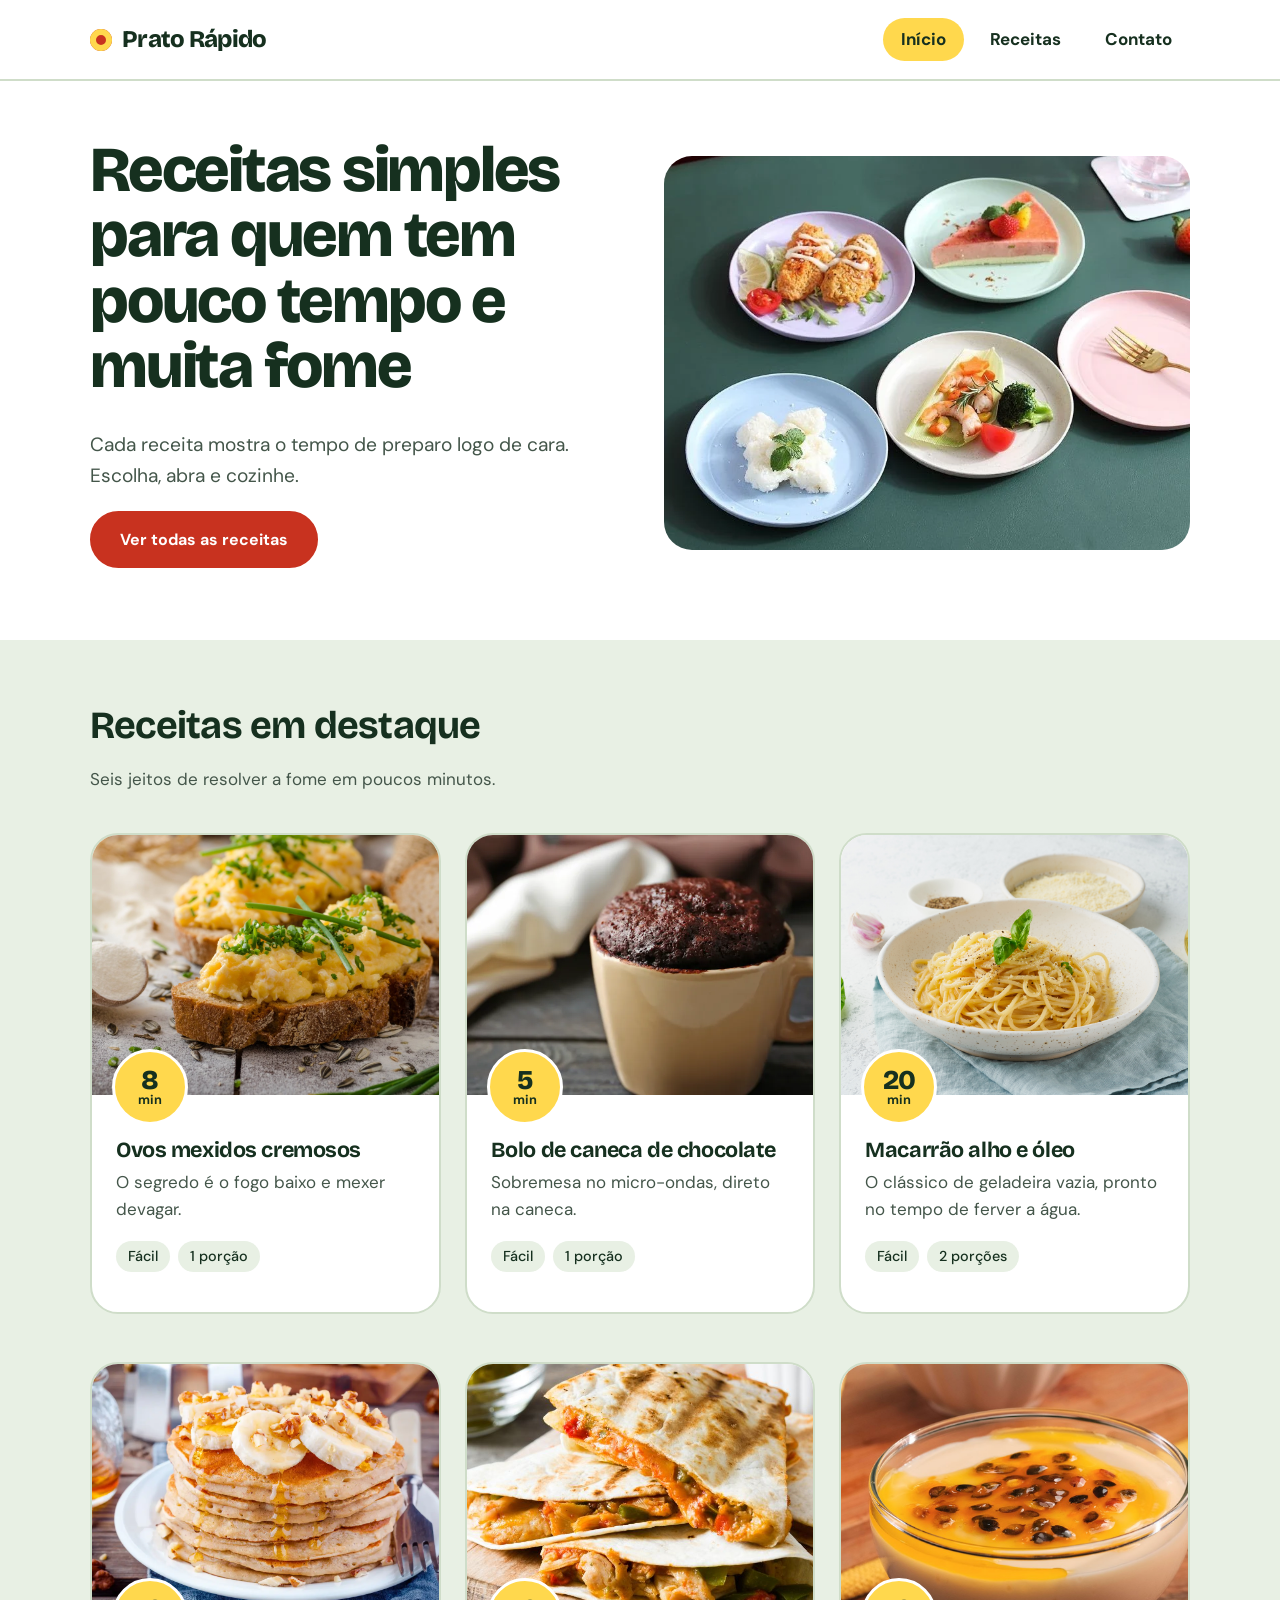
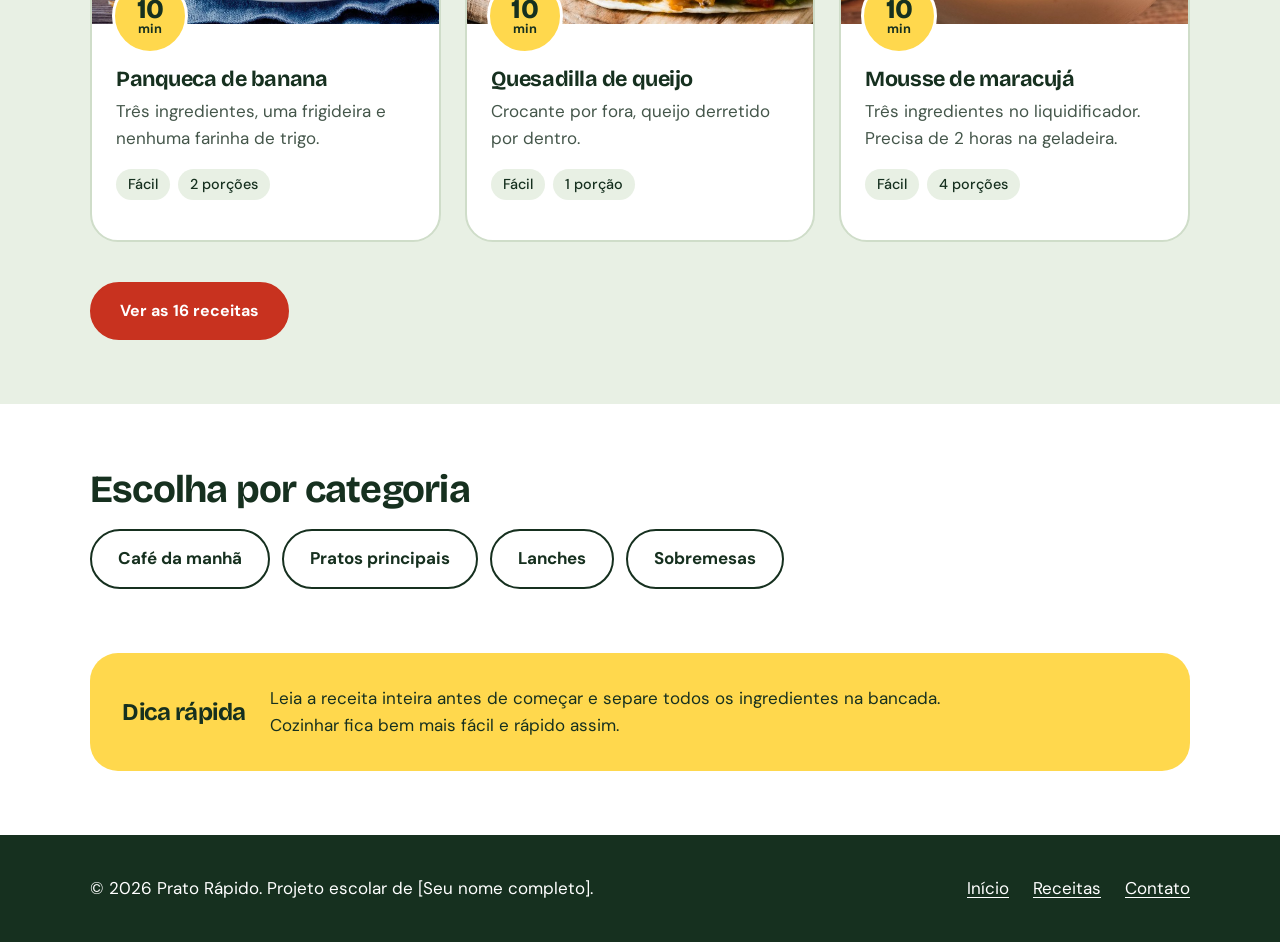
<file: index.html>
<!doctype html>
<html lang="pt-BR">
  <head>
    <meta charset="UTF-8" />
    <meta
      name="viewport"
      content="width=device-width, initial-scale=1.0"
    />
    <title>Prato Rápido — receitas simples para quem tem pouco tempo</title>
    <meta
      name="description"
      content="Receitas simples e rápidas para quem está começando a cozinhar. Veja o tempo de preparo logo de cara."
    />
    <link
      rel="preconnect"
      href="https://fonts.googleapis.com"
    />
    <link
      rel="preconnect"
      href="https://fonts.gstatic.com"
      crossorigin
    />
    <link
      href="https://fonts.googleapis.com/css2?family=Bricolage+Grotesque:opsz,wght@12..96,500..800&family=DM+Sans:wght@400;500;700&display=swap"
      rel="stylesheet"
    />
    <link
      rel="stylesheet"
      href="css/style.css"
    />
  </head>
  <body>
    <a
      class="skip-link"
      href="#conteudo"
      >Pular para o conteúdo</a
    >

    <header class="site-header">
      <div class="container header-inner">
        <a
          href="index.html"
          class="logo"
          >Prato Rápido</a
        >
        <nav
          class="main-nav"
          aria-label="Principal"
        >
          <ul>
            <li>
              <a
                href="index.html"
                aria-current="page"
                >Início</a
              >
            </li>
            <li><a href="receitas.html">Receitas</a></li>
            <li><a href="contato.html">Contato</a></li>
          </ul>
        </nav>
      </div>
    </header>

    <main id="conteudo">
      <section
        class="hero"
        aria-labelledby="hero-titulo"
      >
        <div class="container hero-inner">
          <div class="hero-text">
            <h1 id="hero-titulo">
              Receitas simples para quem tem pouco tempo e muita fome
            </h1>
            <p>
              Cada receita mostra o tempo de preparo logo de cara. Escolha, abra
              e cozinhe.
            </p>
            <a
              class="btn"
              href="receitas.html"
              >Ver todas as receitas</a
            >
          </div>
          <div class="hero-media">
            <img
              src="img/hero.webp"
              alt="Mesa com pratos simples e coloridos, prontos para servir"
              width="1200"
              height="900"
            />
          </div>
        </div>
      </section>

      <section
        class="section band"
        aria-labelledby="destaques-titulo"
      >
        <div class="container">
          <h2 id="destaques-titulo">Receitas em destaque</h2>
          <p class="section-intro">
            Seis jeitos de resolver a fome em poucos minutos.
          </p>
          <ul class="cards">
            <li class="card">
              <article class="card-article">
                <figure class="card-media">
                  <img
                    src="img/ovos.jpeg"
                    alt="Ovos mexidos cremosos"
                    width="800"
                    height="600"
                    loading="lazy"
                  />
                  <figcaption class="badge"><strong>8</strong> min</figcaption>
                </figure>
                <div class="card-body">
                  <h3>
                    <a href="receita.html?id=ovos-mexidos"
                      >Ovos mexidos cremosos</a
                    >
                  </h3>
                  <p>O segredo é o fogo baixo e mexer devagar.</p>
                  <ul class="meta">
                    <li>Fácil</li>
                    <li>1 porção</li>
                  </ul>
                </div>
              </article>
            </li>

            <li class="card">
              <article class="card-article">
                <figure class="card-media">
                  <img
                    src="img/bolo.webp"
                    alt="Bolo de caneca de chocolate"
                    width="800"
                    height="600"
                    loading="lazy"
                  />
                  <figcaption class="badge"><strong>5</strong> min</figcaption>
                </figure>
                <div class="card-body">
                  <h3>
                    <a href="receita.html?id=bolo-caneca"
                      >Bolo de caneca de chocolate</a
                    >
                  </h3>
                  <p>Sobremesa no micro-ondas, direto na caneca.</p>
                  <ul class="meta">
                    <li>Fácil</li>
                    <li>1 porção</li>
                  </ul>
                </div>
              </article>
            </li>

            <li class="card">
              <article class="card-article">
                <figure class="card-media">
                  <img
                    src="img/macarrao.jpg"
                    alt="Macarrão alho e óleo"
                    width="800"
                    height="600"
                    loading="lazy"
                  />
                  <figcaption class="badge"><strong>20</strong> min</figcaption>
                </figure>
                <div class="card-body">
                  <h3>
                    <a href="receita.html?id=macarrao-alho-oleo"
                      >Macarrão alho e óleo</a
                    >
                  </h3>
                  <p>
                    O clássico de geladeira vazia, pronto no tempo de ferver a
                    água.
                  </p>
                  <ul class="meta">
                    <li>Fácil</li>
                    <li>2 porções</li>
                  </ul>
                </div>
              </article>
            </li>

            <li class="card">
              <article class="card-article">
                <figure class="card-media">
                  <img
                    src="img/panqueca.webp"
                    alt="Panqueca de banana"
                    width="800"
                    height="600"
                    loading="lazy"
                  />
                  <figcaption class="badge"><strong>10</strong> min</figcaption>
                </figure>
                <div class="card-body">
                  <h3>
                    <a href="receita.html?id=panqueca-banana"
                      >Panqueca de banana</a
                    >
                  </h3>
                  <p>
                    Três ingredientes, uma frigideira e nenhuma farinha de
                    trigo.
                  </p>
                  <ul class="meta">
                    <li>Fácil</li>
                    <li>2 porções</li>
                  </ul>
                </div>
              </article>
            </li>

            <li class="card">
              <article class="card-article">
                <figure class="card-media">
                  <img
                    src="img/quesadilla.jpg"
                    alt="Quesadilla de queijo"
                    width="800"
                    height="600"
                    loading="lazy"
                  />
                  <figcaption class="badge"><strong>10</strong> min</figcaption>
                </figure>
                <div class="card-body">
                  <h3>
                    <a href="receita.html?id=quesadilla"
                      >Quesadilla de queijo</a
                    >
                  </h3>
                  <p>Crocante por fora, queijo derretido por dentro.</p>
                  <ul class="meta">
                    <li>Fácil</li>
                    <li>1 porção</li>
                  </ul>
                </div>
              </article>
            </li>

            <li class="card">
              <article class="card-article">
                <figure class="card-media">
                  <img
                    src="img/mousse.jpg"
                    alt="Mousse de maracujá"
                    width="800"
                    height="600"
                    loading="lazy"
                  />
                  <figcaption class="badge"><strong>10</strong> min</figcaption>
                </figure>
                <div class="card-body">
                  <h3>
                    <a href="receita.html?id=mousse-maracuja"
                      >Mousse de maracujá</a
                    >
                  </h3>
                  <p>
                    Três ingredientes no liquidificador. Precisa de 2 horas na
                    geladeira.
                  </p>
                  <ul class="meta">
                    <li>Fácil</li>
                    <li>4 porções</li>
                  </ul>
                </div>
              </article>
            </li>
          </ul>
          <p class="more">
            <a
              class="btn"
              href="receitas.html"
              >Ver as 16 receitas</a
            >
          </p>
        </div>
      </section>

      <section
        class="section"
        aria-labelledby="categorias-titulo"
      >
        <div class="container">
          <h2 id="categorias-titulo">Escolha por categoria</h2>
          <ul class="chips">
            <li><a href="receitas.html#cafe">Café da manhã</a></li>
            <li><a href="receitas.html#principais">Pratos principais</a></li>
            <li><a href="receitas.html#lanches">Lanches</a></li>
            <li><a href="receitas.html#sobremesas">Sobremesas</a></li>
          </ul>
        </div>
      </section>

      <div class="container tip-wrap">
        <aside
          class="tip"
          aria-labelledby="dica-titulo"
        >
          <h2 id="dica-titulo">Dica rápida</h2>
          <p>
            Leia a receita inteira antes de começar e separe todos os
            ingredientes na bancada. Cozinhar fica bem mais fácil e rápido
            assim.
          </p>
        </aside>
      </div>
    </main>

    <footer class="site-footer">
      <div class="container footer-inner">
        <p>&copy; 2026 Prato Rápido. Projeto escolar de [Seu nome completo].</p>
        <nav
          class="footer-nav"
          aria-label="Rodapé"
        >
          <ul>
            <li><a href="index.html">Início</a></li>
            <li><a href="receitas.html">Receitas</a></li>
            <li><a href="contato.html">Contato</a></li>
          </ul>
        </nav>
      </div>
    </footer>

    <script
      src="script.js"
      defer
    ></script>
  </body>
</html>
</file>
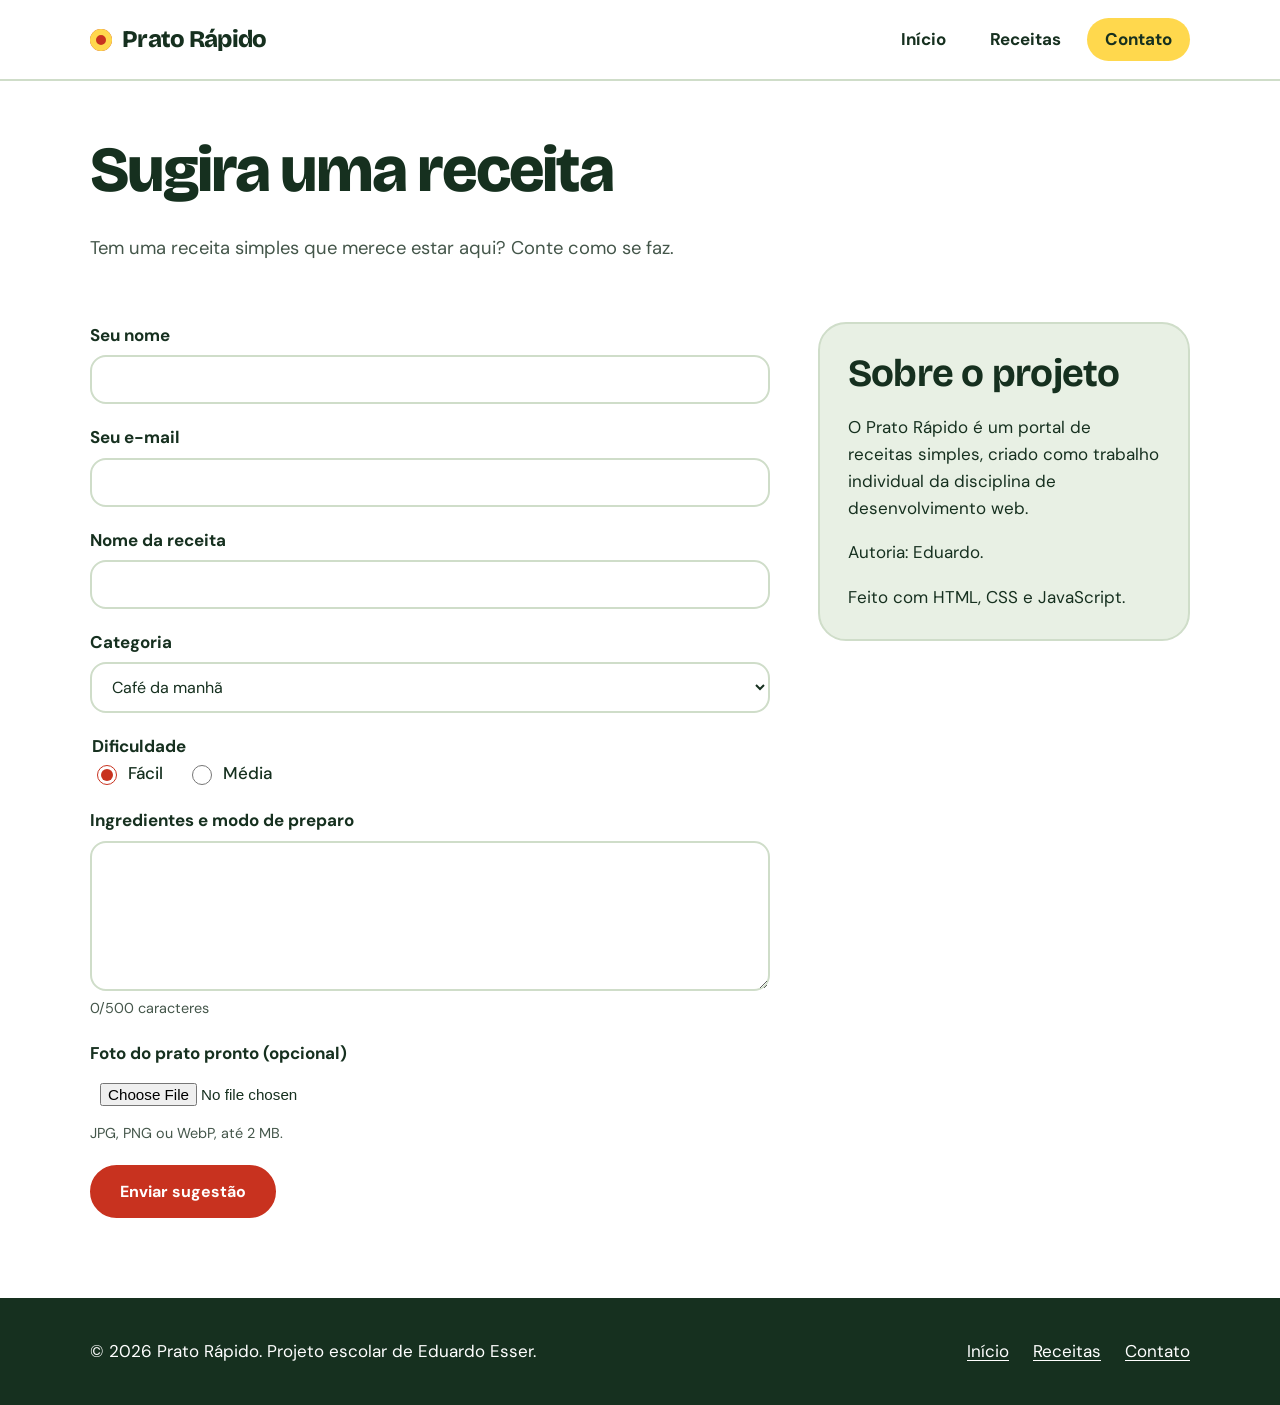
<file: contato.html>
<!doctype html>
<html lang="pt-BR">
  <head>
    <meta charset="UTF-8" />
    <meta
      name="viewport"
      content="width=device-width, initial-scale=1.0"
    />
    <title>Contato — Prato Rápido</title>
    <meta
      name="description"
      content="Sugira uma receita para o Prato Rápido e conheça o projeto."
    />
    <link
      rel="preconnect"
      href="https://fonts.googleapis.com"
    />
    <link
      rel="preconnect"
      href="https://fonts.gstatic.com"
      crossorigin
    />
    <link
      href="https://fonts.googleapis.com/css2?family=Bricolage+Grotesque:opsz,wght@12..96,500..800&family=DM+Sans:wght@400;500;700&display=swap"
      rel="stylesheet"
    />
    <link
      rel="stylesheet"
      href="css/style.css"
    />
  </head>
  <body>
    <a
      class="skip-link"
      href="#conteudo"
      >Pular para o conteúdo</a
    >

    <header class="site-header">
      <div class="container header-inner">
        <a
          href="index.html"
          class="logo"
          >Prato Rápido</a
        >
        <nav
          class="main-nav"
          aria-label="Principal"
        >
          <ul>
            <li><a href="index.html">Início</a></li>
            <li><a href="receitas.html">Receitas</a></li>
            <li>
              <a
                href="contato.html"
                aria-current="page"
                >Contato</a
              >
            </li>
          </ul>
        </nav>
      </div>
    </header>

    <main id="conteudo">
      <section
        class="page-head"
        aria-labelledby="contato-titulo"
      >
        <div class="container">
          <h1 id="contato-titulo">Sugira uma receita</h1>
          <p>
            Tem uma receita simples que merece estar aqui? Conte como se faz.
          </p>
        </div>
      </section>

      <section
        class="section section-tight"
        aria-label="Formulário e informações do projeto"
      >
        <div class="container contact-layout">
          <form
            class="contact-form"
            id="contact-form"
            action="#"
            method="post"
            enctype="multipart/form-data"
            novalidate
          >
            <div class="field">
              <label for="nome">Seu nome</label>
              <input
                type="text"
                id="nome"
                name="nome"
                autocomplete="name"
                required
              />
            </div>

            <div class="field">
              <label for="email">Seu e-mail</label>
              <input
                type="email"
                id="email"
                name="email"
                autocomplete="email"
                required
              />
            </div>

            <div class="field">
              <label for="receita">Nome da receita</label>
              <input
                type="text"
                id="receita"
                name="receita"
                required
              />
            </div>

            <div class="field">
              <label for="categoria">Categoria</label>
              <select
                id="categoria"
                name="categoria"
              >
                <option value="cafe">Café da manhã</option>
                <option value="principais">Pratos principais</option>
                <option value="lanches">Lanches</option>
                <option value="sobremesas">Sobremesas</option>
              </select>
            </div>

            <fieldset class="field">
              <legend>Dificuldade</legend>
              <div class="radio-group">
                <label
                  ><input
                    type="radio"
                    name="dificuldade"
                    value="facil"
                    checked
                  />
                  Fácil</label
                >
                <label
                  ><input
                    type="radio"
                    name="dificuldade"
                    value="media"
                  />
                  Média</label
                >
              </div>
            </fieldset>

            <div class="field">
              <label for="mensagem">Ingredientes e modo de preparo</label>
              <textarea
                id="mensagem"
                name="mensagem"
                maxlength="500"
                required
              ></textarea>
              <span class="field-hint"
                ><span id="contador">0</span>/500 caracteres</span
              >
            </div>

            <div class="field">
              <label for="foto">Foto do prato pronto (opcional)</label>
              <input
                type="file"
                id="foto"
                name="foto"
                accept="image/jpeg,image/png,image/webp"
              />
              <span class="field-hint">JPG, PNG ou WebP, até 2 MB.</span>
              <div
                class="photo-preview"
                id="foto-preview"
                hidden
              >
                <img
                  id="foto-img"
                  alt="Pré-visualização da foto escolhida"
                  width="320"
                  height="240"
                />
                <button
                  type="button"
                  class="link-btn"
                  id="foto-remover"
                >
                  Remover foto
                </button>
              </div>
            </div>

            <button
              type="submit"
              class="btn"
            >
              Enviar sugestão
            </button>
            <p
              class="form-feedback"
              id="contact-feedback"
              role="status"
              aria-live="polite"
            ></p>
          </form>

          <aside
            class="about-box"
            aria-labelledby="sobre-titulo"
          >
            <h2 id="sobre-titulo">Sobre o projeto</h2>
            <p>
              O Prato Rápido é um portal de receitas simples, criado como
              trabalho individual da disciplina de desenvolvimento web.
            </p>
            <p>Autoria: Eduardo.</p>
            <p>Feito com HTML, CSS e JavaScript.</p>
          </aside>
        </div>
      </section>
    </main>

    <footer class="site-footer">
      <div class="container footer-inner">
        <p>&copy; 2026 Prato Rápido. Projeto escolar de Eduardo Esser.</p>
        <nav
          class="footer-nav"
          aria-label="Rodapé"
        >
          <ul>
            <li><a href="index.html">Início</a></li>
            <li><a href="receitas.html">Receitas</a></li>
            <li><a href="contato.html">Contato</a></li>
          </ul>
        </nav>
      </div>
    </footer>

    <script
      src="script.js"
      defer
    ></script>
  </body>
</html>
</file>
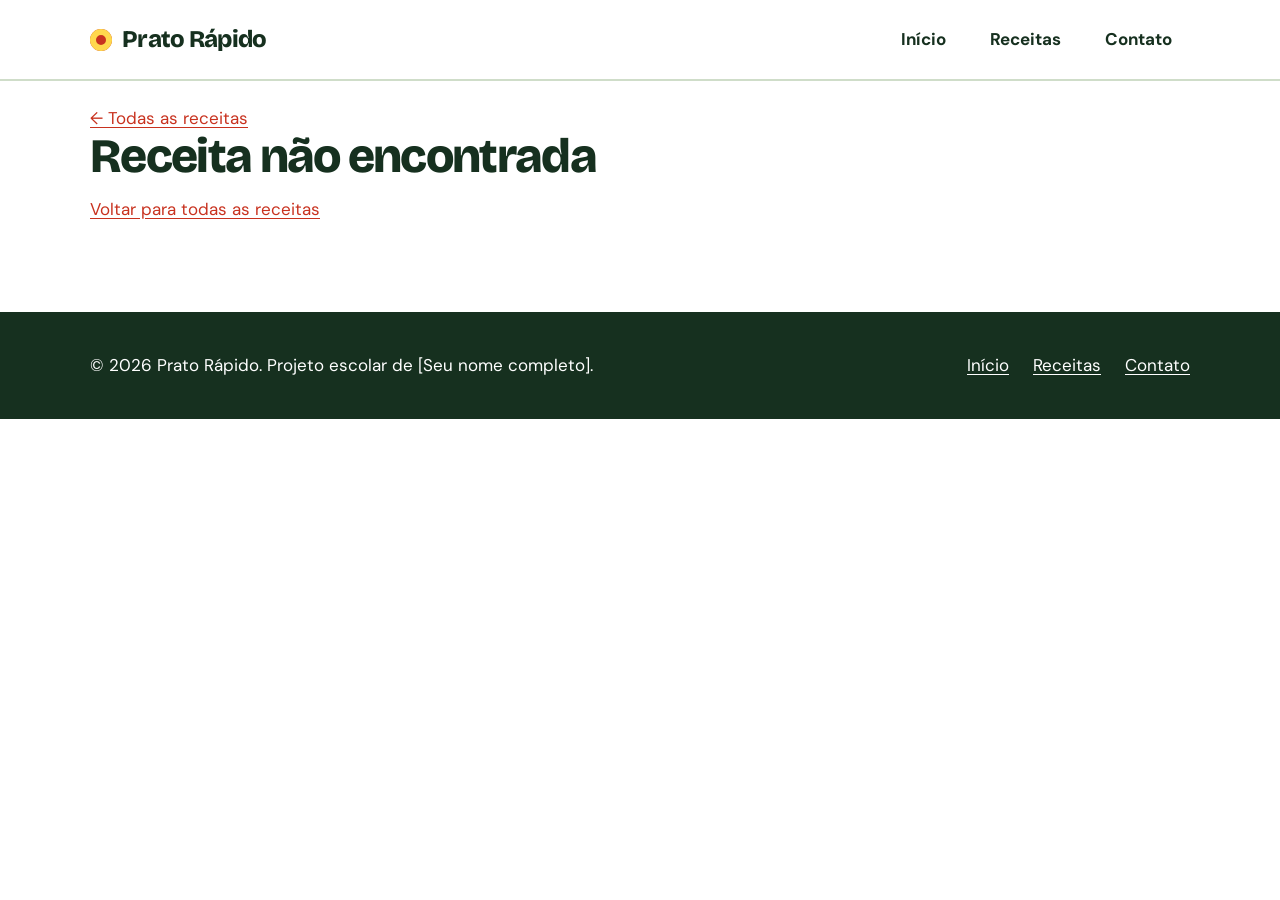
<file: receita.html>
<!doctype html>
<html lang="pt-BR">
  <head>
    <meta charset="UTF-8" />
    <meta
      name="viewport"
      content="width=device-width, initial-scale=1.0"
    />
    <title>Receita — Prato Rápido</title>
    <meta
      name="description"
      content="Ingredientes, utensílios, modo de preparo, fotos e vídeo da receita."
    />
    <link
      rel="preconnect"
      href="https://fonts.googleapis.com"
    />
    <link
      rel="preconnect"
      href="https://fonts.gstatic.com"
      crossorigin
    />
    <link
      href="https://fonts.googleapis.com/css2?family=Bricolage+Grotesque:opsz,wght@12..96,500..800&family=DM+Sans:wght@400;500;700&display=swap"
      rel="stylesheet"
    />
    <link
      rel="stylesheet"
      href="css/style.css"
    />
  </head>
  <body>
    <a
      class="skip-link"
      href="#conteudo"
      >Pular para o conteúdo</a
    >

    <header class="site-header">
      <div class="container header-inner">
        <a
          href="index.html"
          class="logo"
          >Prato Rápido</a
        >
        <nav
          class="main-nav"
          aria-label="Principal"
        >
          <ul>
            <li><a href="index.html">Início</a></li>
            <li><a href="receitas.html">Receitas</a></li>
            <li><a href="contato.html">Contato</a></li>
          </ul>
        </nav>
      </div>
    </header>

    <main id="conteudo">
      <div class="container breadcrumb">
        <a href="receitas.html">&larr; Todas as receitas</a>
      </div>

      <div
        class="container recipe-detail"
        id="receita-root"
      >
        <noscript
          ><p>
            Para ver a receita completa, ative o JavaScript do navegador.
          </p></noscript
        >
      </div>
    </main>

    <footer class="site-footer">
      <div class="container footer-inner">
        <p>&copy; 2026 Prato Rápido. Projeto escolar de [Seu nome completo].</p>
        <nav
          class="footer-nav"
          aria-label="Rodapé"
        >
          <ul>
            <li><a href="index.html">Início</a></li>
            <li><a href="receitas.html">Receitas</a></li>
            <li><a href="contato.html">Contato</a></li>
          </ul>
        </nav>
      </div>
    </footer>

    <script
      src="receitas-data.js"
      defer
    ></script>
    <script
      src="script.js"
      defer
    ></script>
  </body>
</html>
</file>
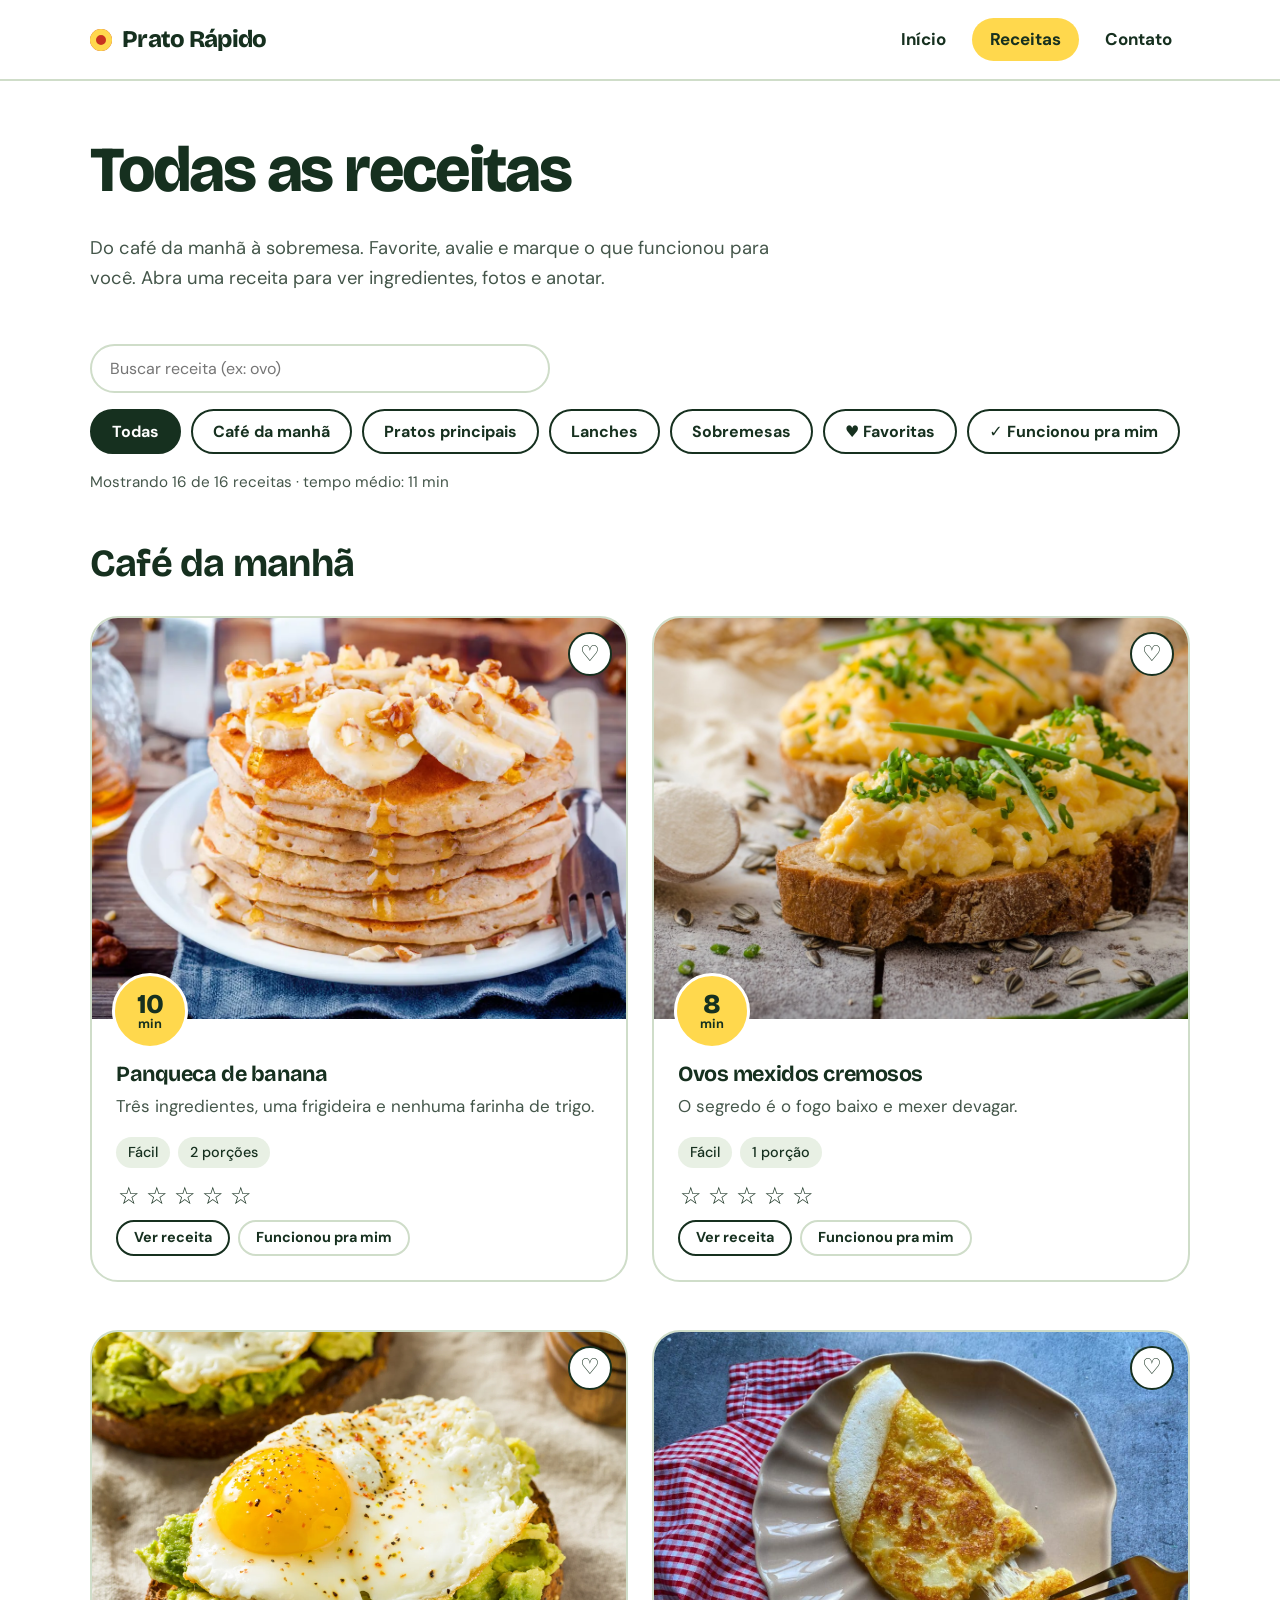
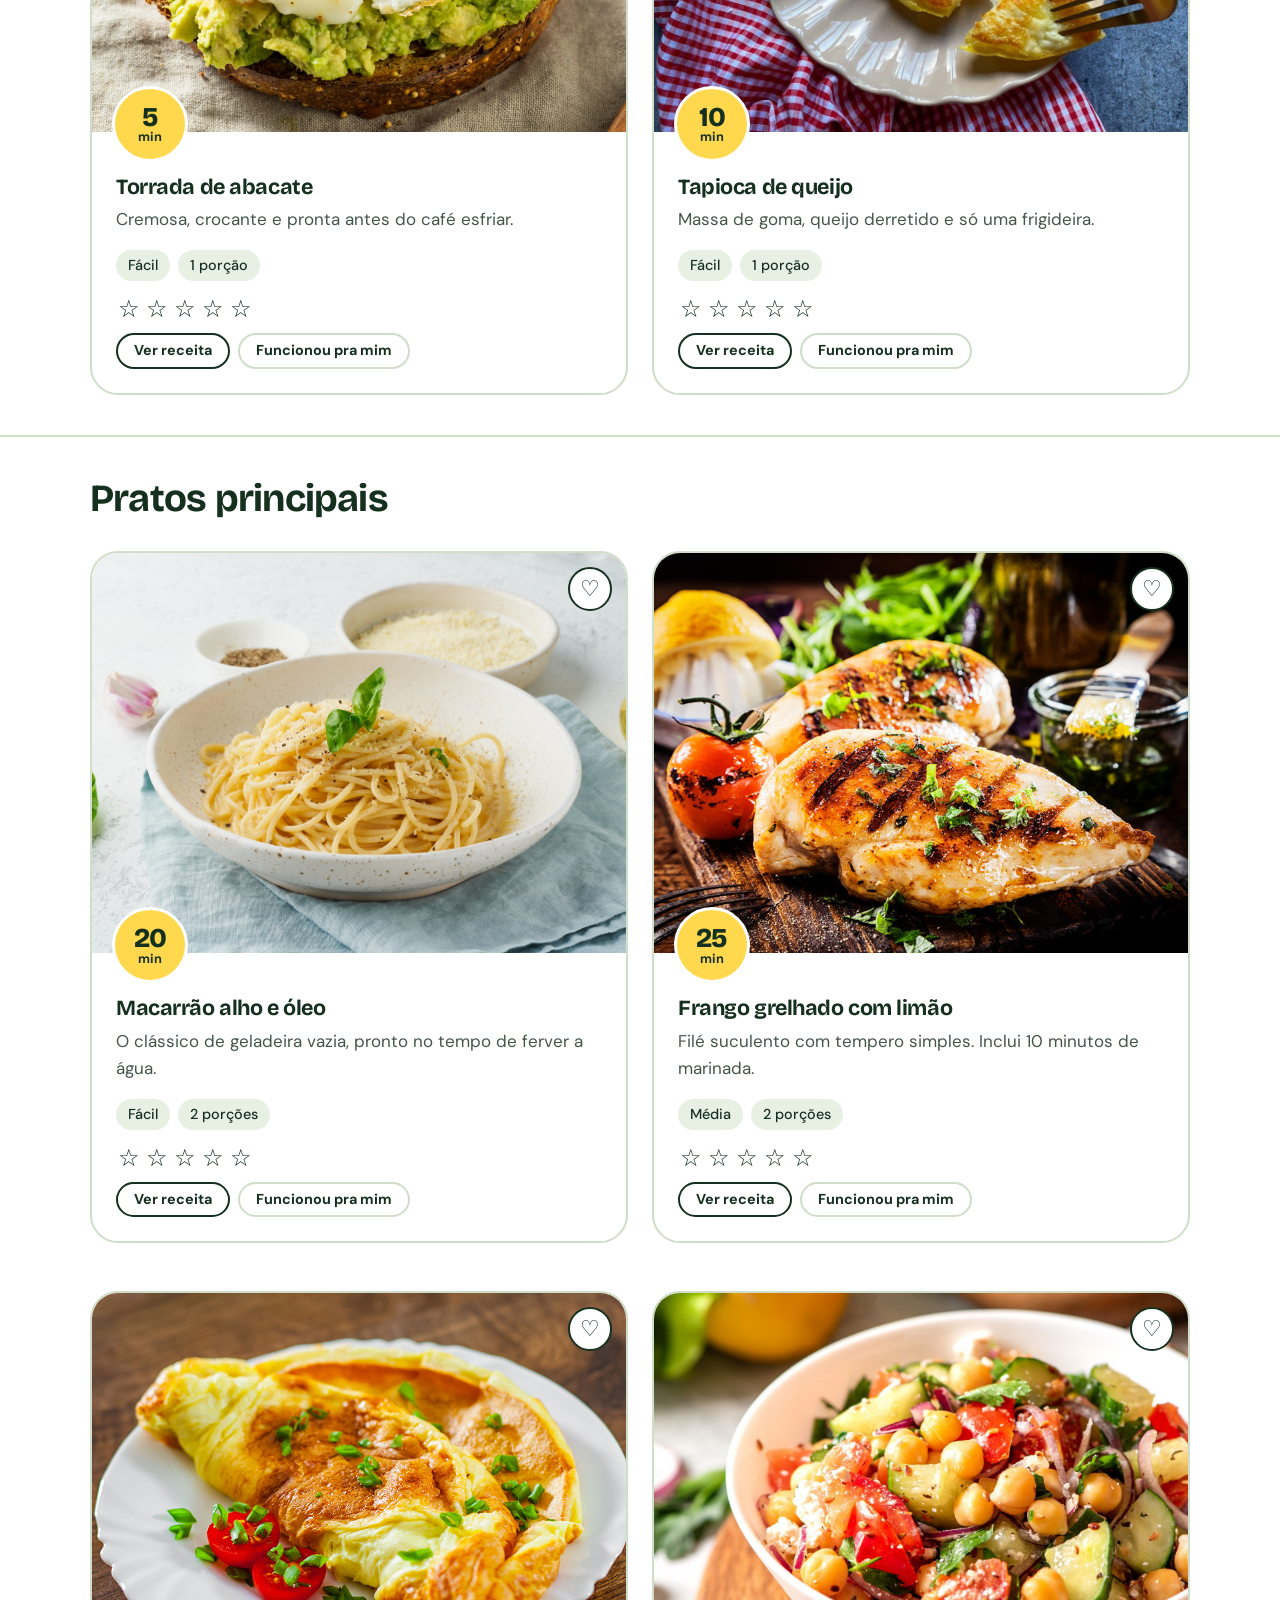
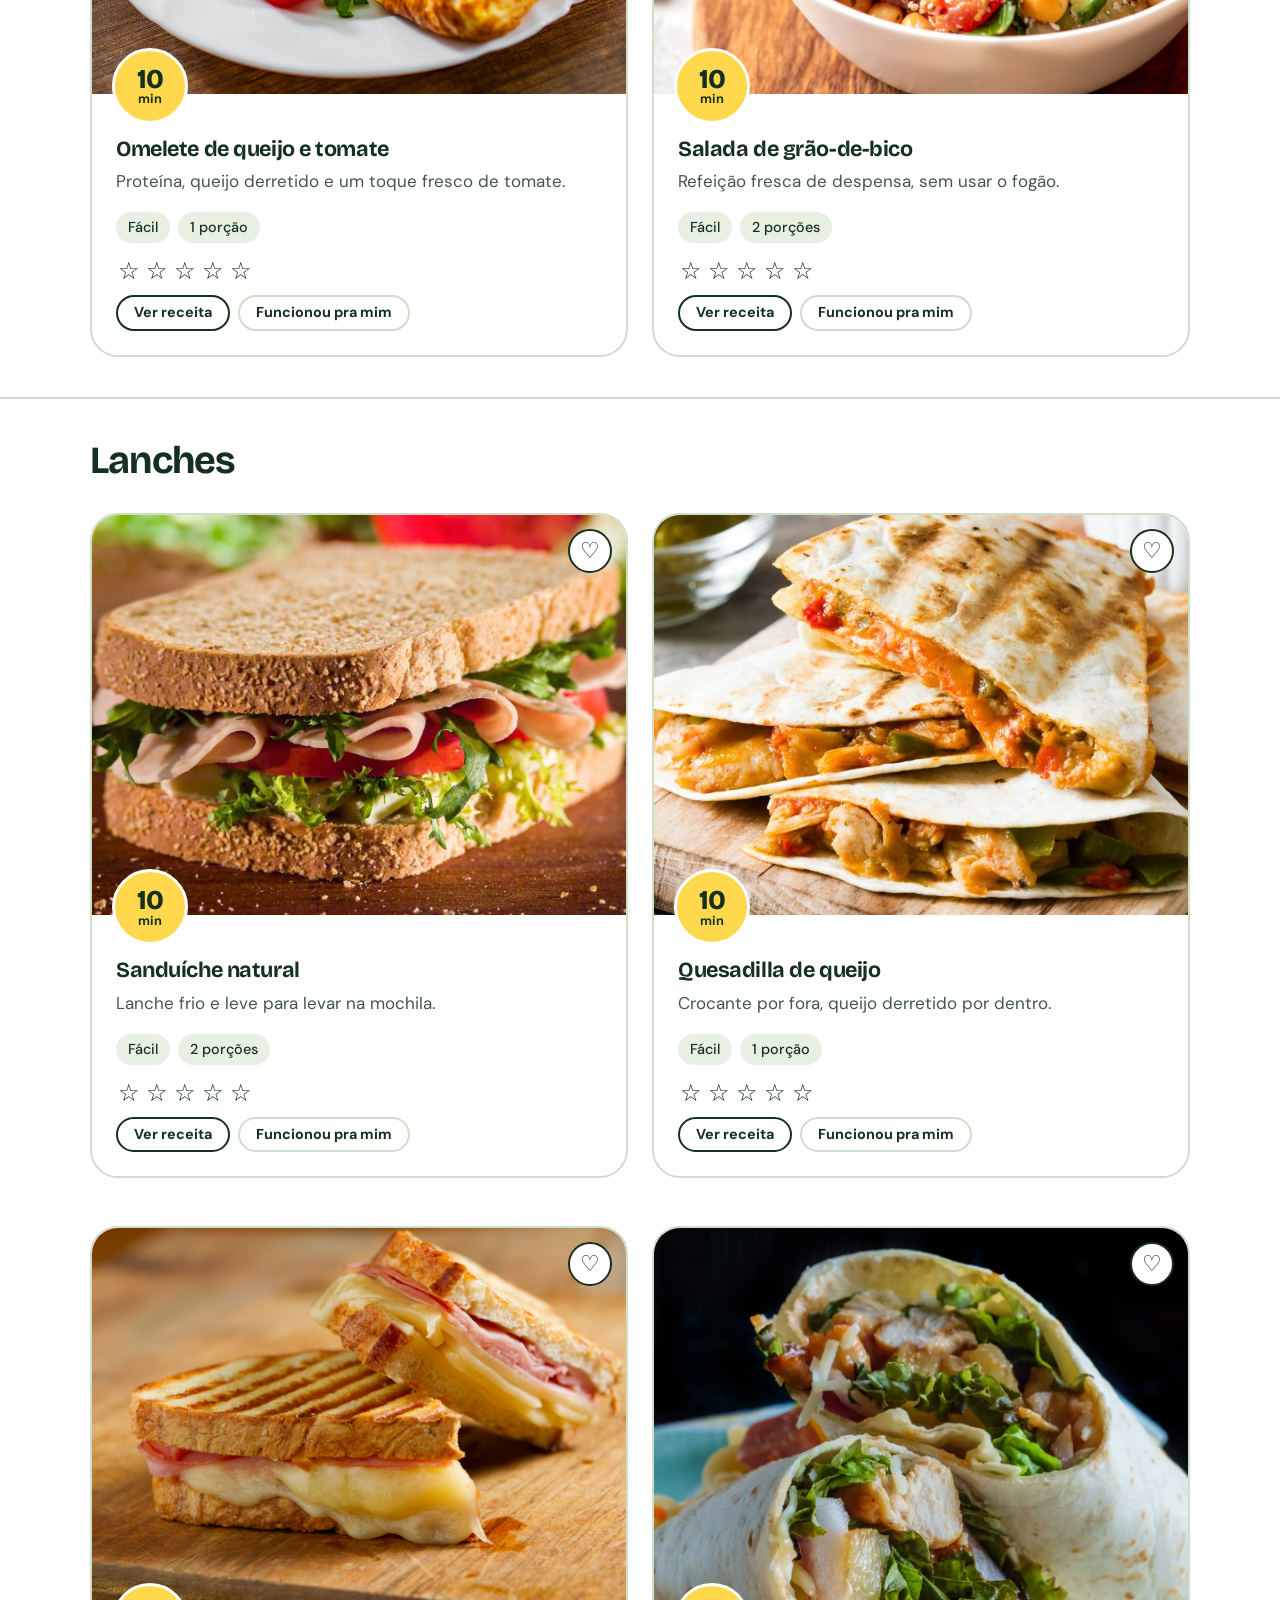
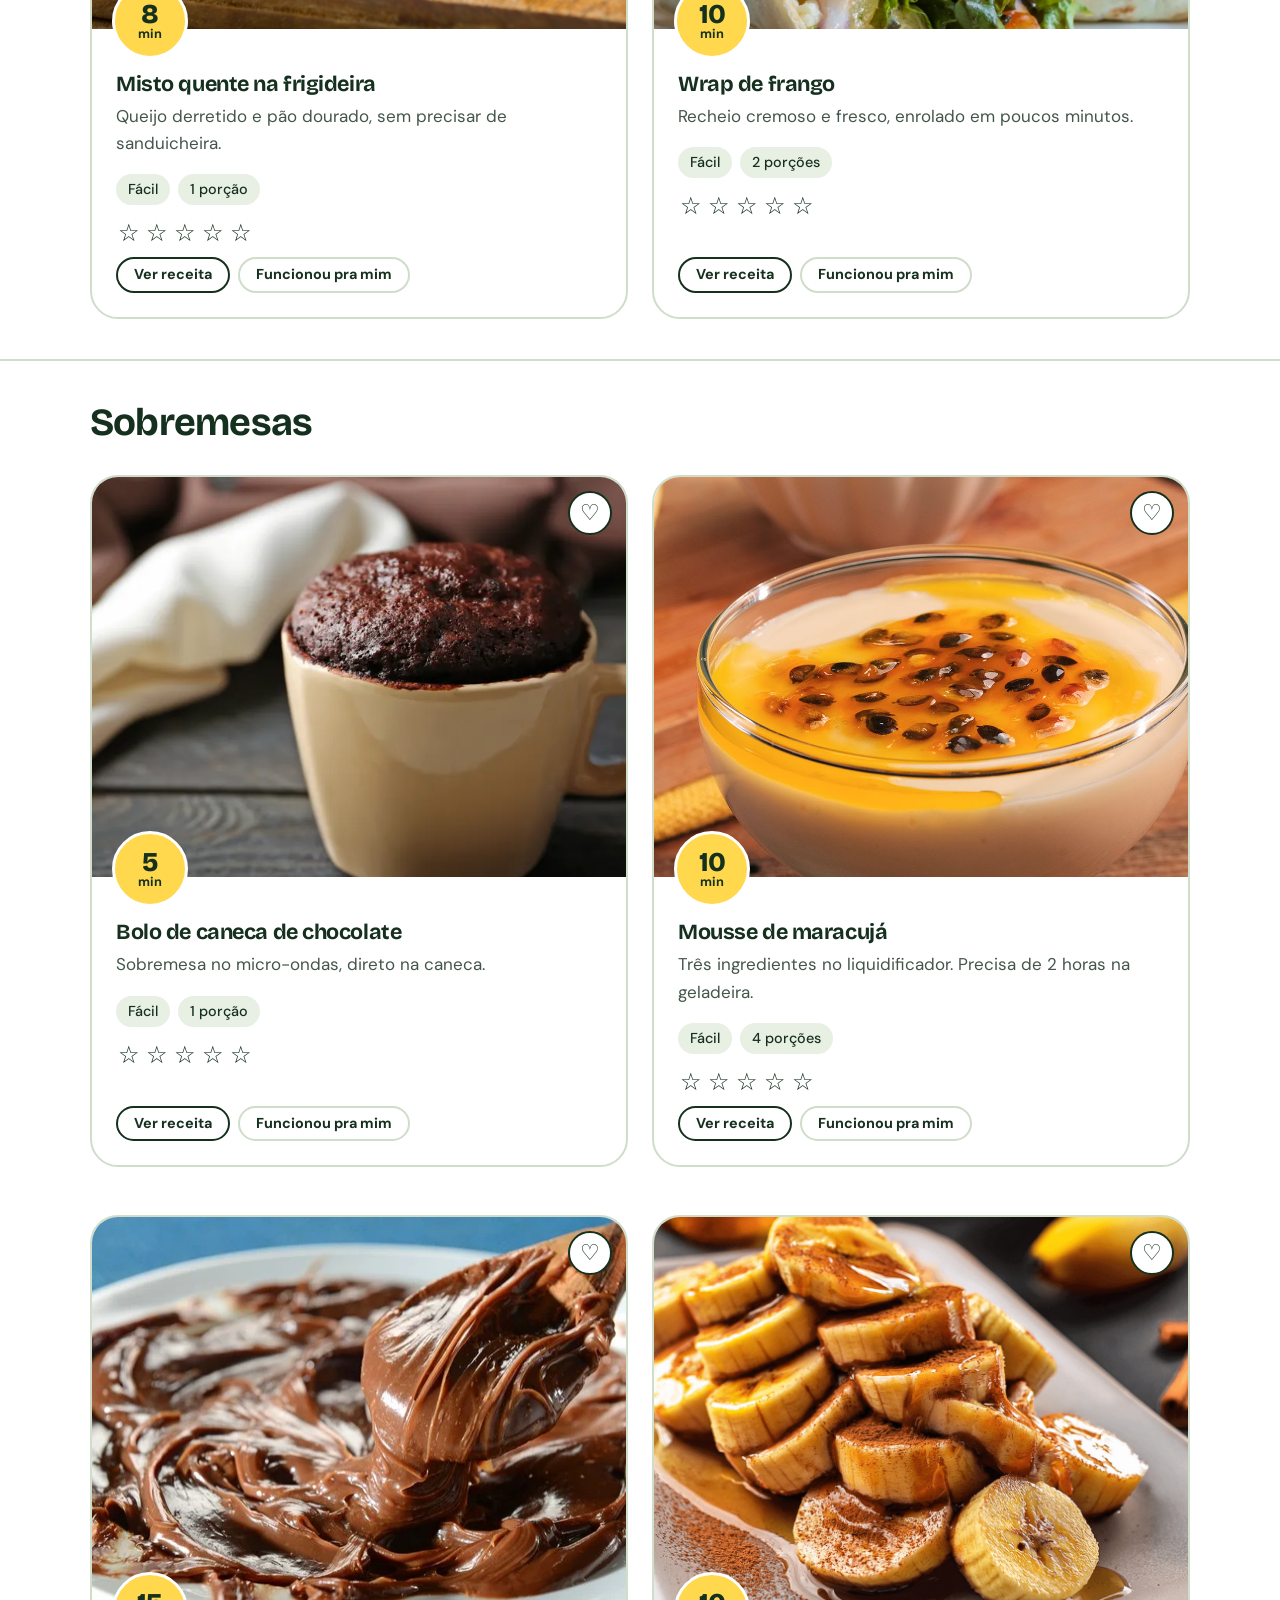
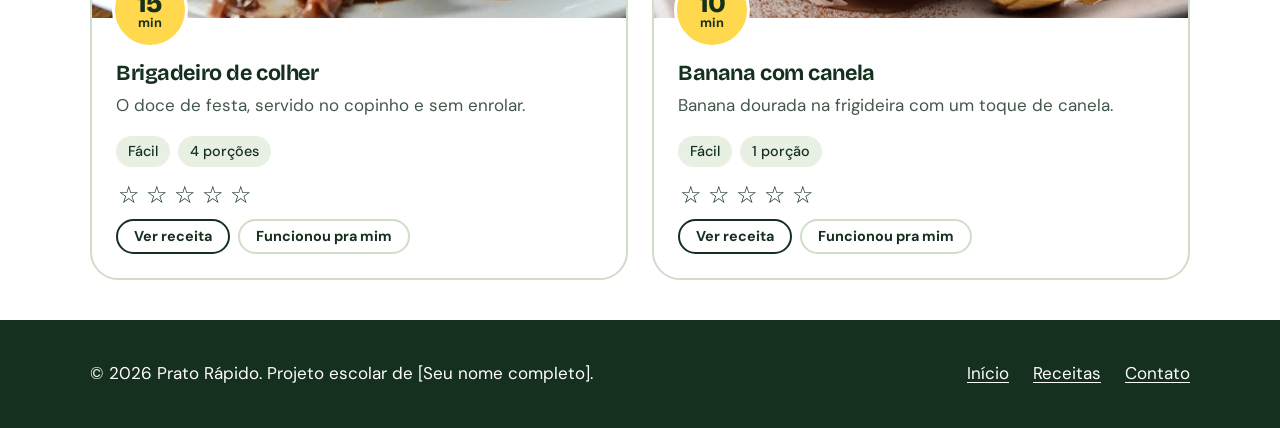
<file: receitas.html>
<!doctype html>
<html lang="pt-BR">
  <head>
    <meta charset="UTF-8" />
    <meta
      name="viewport"
      content="width=device-width, initial-scale=1.0"
    />
    <title>Receitas — Prato Rápido</title>
    <meta
      name="description"
      content="Todas as receitas do Prato Rápido, organizadas por categoria, com tempo de preparo, dificuldade, ingredientes e modo de preparo."
    />
    <link
      rel="preconnect"
      href="https://fonts.googleapis.com"
    />
    <link
      rel="preconnect"
      href="https://fonts.gstatic.com"
      crossorigin
    />
    <link
      href="https://fonts.googleapis.com/css2?family=Bricolage+Grotesque:opsz,wght@12..96,500..800&family=DM+Sans:wght@400;500;700&display=swap"
      rel="stylesheet"
    />
    <link
      rel="stylesheet"
      href="css/style.css"
    />
  </head>
  <body>
    <a
      class="skip-link"
      href="#conteudo"
      >Pular para o conteúdo</a
    >

    <header class="site-header">
      <div class="container header-inner">
        <a
          href="index.html"
          class="logo"
          >Prato Rápido</a
        >
        <nav
          class="main-nav"
          aria-label="Principal"
        >
          <ul>
            <li><a href="index.html">Início</a></li>
            <li>
              <a
                href="receitas.html"
                aria-current="page"
                >Receitas</a
              >
            </li>
            <li><a href="contato.html">Contato</a></li>
          </ul>
        </nav>
      </div>
    </header>

    <main id="conteudo">
      <section
        class="page-head"
        aria-labelledby="receitas-titulo"
      >
        <div class="container">
          <h1 id="receitas-titulo">Todas as receitas</h1>
          <p>
            Do café da manhã à sobremesa. Favorite, avalie e marque o que
            funcionou para você. Abra uma receita para ver ingredientes, fotos e
            anotar.
          </p>
        </div>
      </section>

      <section
        class="toolbar-wrap"
        aria-label="Filtros de receitas"
      >
        <div class="container toolbar">
          <div class="search-field">
            <label
              for="busca"
              class="visually-hidden"
              >Buscar receita</label
            >
            <input
              type="search"
              id="busca"
              placeholder="Buscar receita (ex: ovo)"
              autocomplete="off"
            />
          </div>
          <div
            class="chip-group"
            role="group"
            aria-label="Filtrar receitas"
          >
            <button
              type="button"
              class="chip"
              data-filtro="todas"
              aria-pressed="true"
            >
              Todas
            </button>
            <button
              type="button"
              class="chip"
              data-filtro="cafe"
              aria-pressed="false"
            >
              Café da manhã
            </button>
            <button
              type="button"
              class="chip"
              data-filtro="principais"
              aria-pressed="false"
            >
              Pratos principais
            </button>
            <button
              type="button"
              class="chip"
              data-filtro="lanches"
              aria-pressed="false"
            >
              Lanches
            </button>
            <button
              type="button"
              class="chip"
              data-filtro="sobremesas"
              aria-pressed="false"
            >
              Sobremesas
            </button>
            <button
              type="button"
              class="chip chip-toggle"
              data-toggle="favoritas"
              aria-pressed="false"
            >
              ♥ Favoritas
            </button>
            <button
              type="button"
              class="chip chip-toggle"
              data-toggle="usei"
              aria-pressed="false"
            >
              ✓ Funcionou pra mim
            </button>
          </div>
          <p
            class="indicador"
            id="indicador"
            role="status"
          ></p>
        </div>
      </section>

      <p
        class="empty-msg container"
        id="vazio"
        hidden
      >
        Nenhuma receita encontrada. Tente outra busca ou limpe os filtros.
      </p>

      <section
        class="category-block"
        id="cafe"
        aria-labelledby="cafe-titulo"
      >
        <div class="container">
          <h2 id="cafe-titulo">Café da manhã</h2>
          <ul class="cards">
            <li class="card">
              <article
                class="card-article recipe"
                id="panqueca-banana"
                data-receita="panqueca-banana"
                data-categoria="cafe"
                data-tempo="10"
              >
                <figure class="card-media">
                  <img
                    src="img/panqueca.webp"
                    alt="Panqueca de banana"
                    width="800"
                    height="600"
                    loading="lazy"
                  />
                  <button
                    type="button"
                    class="fav-btn"
                    data-acao="favoritar"
                    aria-pressed="false"
                    aria-label="Favoritar Panqueca de banana"
                  >
                    ♡
                  </button>
                  <figcaption class="badge"><strong>10</strong> min</figcaption>
                </figure>
                <div class="card-body">
                  <h3>
                    <a href="receita.html?id=panqueca-banana"
                      >Panqueca de banana</a
                    >
                  </h3>
                  <p>
                    Três ingredientes, uma frigideira e nenhuma farinha de
                    trigo.
                  </p>
                  <ul class="meta">
                    <li>Fácil</li>
                    <li>2 porções</li>
                  </ul>
                  <div
                    class="stars"
                    role="group"
                    aria-label="Avaliar Panqueca de banana"
                  >
                    <button
                      type="button"
                      class="star"
                      data-acao="estrela"
                      data-valor="1"
                      aria-pressed="false"
                      aria-label="1 estrela"
                    >
                      ☆
                    </button>
                    <button
                      type="button"
                      class="star"
                      data-acao="estrela"
                      data-valor="2"
                      aria-pressed="false"
                      aria-label="2 estrelas"
                    >
                      ☆
                    </button>
                    <button
                      type="button"
                      class="star"
                      data-acao="estrela"
                      data-valor="3"
                      aria-pressed="false"
                      aria-label="3 estrelas"
                    >
                      ☆
                    </button>
                    <button
                      type="button"
                      class="star"
                      data-acao="estrela"
                      data-valor="4"
                      aria-pressed="false"
                      aria-label="4 estrelas"
                    >
                      ☆
                    </button>
                    <button
                      type="button"
                      class="star"
                      data-acao="estrela"
                      data-valor="5"
                      aria-pressed="false"
                      aria-label="5 estrelas"
                    >
                      ☆
                    </button>
                  </div>
                  <div class="card-footer">
                    <a
                      class="btn-sm"
                      href="receita.html?id=panqueca-banana"
                      >Ver receita</a
                    >
                    <button
                      type="button"
                      class="used-btn"
                      data-acao="usei"
                      aria-pressed="false"
                    >
                      Funcionou pra mim
                    </button>
                  </div>
                </div>
              </article>
            </li>

            <li class="card">
              <article
                class="card-article recipe"
                id="ovos-mexidos"
                data-receita="ovos-mexidos"
                data-categoria="cafe"
                data-tempo="8"
              >
                <figure class="card-media">
                  <img
                    src="img/ovos.jpeg"
                    alt="Ovos mexidos cremosos"
                    width="800"
                    height="600"
                    loading="lazy"
                  />
                  <button
                    type="button"
                    class="fav-btn"
                    data-acao="favoritar"
                    aria-pressed="false"
                    aria-label="Favoritar Ovos mexidos cremosos"
                  >
                    ♡
                  </button>
                  <figcaption class="badge"><strong>8</strong> min</figcaption>
                </figure>
                <div class="card-body">
                  <h3>
                    <a href="receita.html?id=ovos-mexidos"
                      >Ovos mexidos cremosos</a
                    >
                  </h3>
                  <p>O segredo é o fogo baixo e mexer devagar.</p>
                  <ul class="meta">
                    <li>Fácil</li>
                    <li>1 porção</li>
                  </ul>
                  <div
                    class="stars"
                    role="group"
                    aria-label="Avaliar Ovos mexidos cremosos"
                  >
                    <button
                      type="button"
                      class="star"
                      data-acao="estrela"
                      data-valor="1"
                      aria-pressed="false"
                      aria-label="1 estrela"
                    >
                      ☆
                    </button>
                    <button
                      type="button"
                      class="star"
                      data-acao="estrela"
                      data-valor="2"
                      aria-pressed="false"
                      aria-label="2 estrelas"
                    >
                      ☆
                    </button>
                    <button
                      type="button"
                      class="star"
                      data-acao="estrela"
                      data-valor="3"
                      aria-pressed="false"
                      aria-label="3 estrelas"
                    >
                      ☆
                    </button>
                    <button
                      type="button"
                      class="star"
                      data-acao="estrela"
                      data-valor="4"
                      aria-pressed="false"
                      aria-label="4 estrelas"
                    >
                      ☆
                    </button>
                    <button
                      type="button"
                      class="star"
                      data-acao="estrela"
                      data-valor="5"
                      aria-pressed="false"
                      aria-label="5 estrelas"
                    >
                      ☆
                    </button>
                  </div>
                  <div class="card-footer">
                    <a
                      class="btn-sm"
                      href="receita.html?id=ovos-mexidos"
                      >Ver receita</a
                    >
                    <button
                      type="button"
                      class="used-btn"
                      data-acao="usei"
                      aria-pressed="false"
                    >
                      Funcionou pra mim
                    </button>
                  </div>
                </div>
              </article>
            </li>

            <li class="card">
              <article
                class="card-article recipe"
                id="torrada-abacate"
                data-receita="torrada-abacate"
                data-categoria="cafe"
                data-tempo="5"
              >
                <figure class="card-media">
                  <img
                    src="img/abacate.webp"
                    alt="Torrada de abacate"
                    width="800"
                    height="600"
                    loading="lazy"
                  />
                  <button
                    type="button"
                    class="fav-btn"
                    data-acao="favoritar"
                    aria-pressed="false"
                    aria-label="Favoritar Torrada de abacate"
                  >
                    ♡
                  </button>
                  <figcaption class="badge"><strong>5</strong> min</figcaption>
                </figure>
                <div class="card-body">
                  <h3>
                    <a href="receita.html?id=torrada-abacate"
                      >Torrada de abacate</a
                    >
                  </h3>
                  <p>Cremosa, crocante e pronta antes do café esfriar.</p>
                  <ul class="meta">
                    <li>Fácil</li>
                    <li>1 porção</li>
                  </ul>
                  <div
                    class="stars"
                    role="group"
                    aria-label="Avaliar Torrada de abacate"
                  >
                    <button
                      type="button"
                      class="star"
                      data-acao="estrela"
                      data-valor="1"
                      aria-pressed="false"
                      aria-label="1 estrela"
                    >
                      ☆
                    </button>
                    <button
                      type="button"
                      class="star"
                      data-acao="estrela"
                      data-valor="2"
                      aria-pressed="false"
                      aria-label="2 estrelas"
                    >
                      ☆
                    </button>
                    <button
                      type="button"
                      class="star"
                      data-acao="estrela"
                      data-valor="3"
                      aria-pressed="false"
                      aria-label="3 estrelas"
                    >
                      ☆
                    </button>
                    <button
                      type="button"
                      class="star"
                      data-acao="estrela"
                      data-valor="4"
                      aria-pressed="false"
                      aria-label="4 estrelas"
                    >
                      ☆
                    </button>
                    <button
                      type="button"
                      class="star"
                      data-acao="estrela"
                      data-valor="5"
                      aria-pressed="false"
                      aria-label="5 estrelas"
                    >
                      ☆
                    </button>
                  </div>
                  <div class="card-footer">
                    <a
                      class="btn-sm"
                      href="receita.html?id=torrada-abacate"
                      >Ver receita</a
                    >
                    <button
                      type="button"
                      class="used-btn"
                      data-acao="usei"
                      aria-pressed="false"
                    >
                      Funcionou pra mim
                    </button>
                  </div>
                </div>
              </article>
            </li>

            <li class="card">
              <article
                class="card-article recipe"
                id="tapioca-queijo"
                data-receita="tapioca-queijo"
                data-categoria="cafe"
                data-tempo="10"
              >
                <figure class="card-media">
                  <img
                    src="img/tapioca.jpg"
                    alt="Tapioca de queijo"
                    width="800"
                    height="600"
                    loading="lazy"
                  />
                  <button
                    type="button"
                    class="fav-btn"
                    data-acao="favoritar"
                    aria-pressed="false"
                    aria-label="Favoritar Tapioca de queijo"
                  >
                    ♡
                  </button>
                  <figcaption class="badge"><strong>10</strong> min</figcaption>
                </figure>
                <div class="card-body">
                  <h3>
                    <a href="receita.html?id=tapioca-queijo"
                      >Tapioca de queijo</a
                    >
                  </h3>
                  <p>Massa de goma, queijo derretido e só uma frigideira.</p>
                  <ul class="meta">
                    <li>Fácil</li>
                    <li>1 porção</li>
                  </ul>
                  <div
                    class="stars"
                    role="group"
                    aria-label="Avaliar Tapioca de queijo"
                  >
                    <button
                      type="button"
                      class="star"
                      data-acao="estrela"
                      data-valor="1"
                      aria-pressed="false"
                      aria-label="1 estrela"
                    >
                      ☆
                    </button>
                    <button
                      type="button"
                      class="star"
                      data-acao="estrela"
                      data-valor="2"
                      aria-pressed="false"
                      aria-label="2 estrelas"
                    >
                      ☆
                    </button>
                    <button
                      type="button"
                      class="star"
                      data-acao="estrela"
                      data-valor="3"
                      aria-pressed="false"
                      aria-label="3 estrelas"
                    >
                      ☆
                    </button>
                    <button
                      type="button"
                      class="star"
                      data-acao="estrela"
                      data-valor="4"
                      aria-pressed="false"
                      aria-label="4 estrelas"
                    >
                      ☆
                    </button>
                    <button
                      type="button"
                      class="star"
                      data-acao="estrela"
                      data-valor="5"
                      aria-pressed="false"
                      aria-label="5 estrelas"
                    >
                      ☆
                    </button>
                  </div>
                  <div class="card-footer">
                    <a
                      class="btn-sm"
                      href="receita.html?id=tapioca-queijo"
                      >Ver receita</a
                    >
                    <button
                      type="button"
                      class="used-btn"
                      data-acao="usei"
                      aria-pressed="false"
                    >
                      Funcionou pra mim
                    </button>
                  </div>
                </div>
              </article>
            </li>
          </ul>
        </div>
      </section>

      <section
        class="category-block"
        id="principais"
        aria-labelledby="principais-titulo"
      >
        <div class="container">
          <h2 id="principais-titulo">Pratos principais</h2>
          <ul class="cards">
            <li class="card">
              <article
                class="card-article recipe"
                id="macarrao-alho-oleo"
                data-receita="macarrao-alho-oleo"
                data-categoria="principais"
                data-tempo="20"
              >
                <figure class="card-media">
                  <img
                    src="img/macarrao.jpg"
                    alt="Macarrão alho e óleo"
                    width="800"
                    height="600"
                    loading="lazy"
                  />
                  <button
                    type="button"
                    class="fav-btn"
                    data-acao="favoritar"
                    aria-pressed="false"
                    aria-label="Favoritar Macarrão alho e óleo"
                  >
                    ♡
                  </button>
                  <figcaption class="badge"><strong>20</strong> min</figcaption>
                </figure>
                <div class="card-body">
                  <h3>
                    <a href="receita.html?id=macarrao-alho-oleo"
                      >Macarrão alho e óleo</a
                    >
                  </h3>
                  <p>
                    O clássico de geladeira vazia, pronto no tempo de ferver a
                    água.
                  </p>
                  <ul class="meta">
                    <li>Fácil</li>
                    <li>2 porções</li>
                  </ul>
                  <div
                    class="stars"
                    role="group"
                    aria-label="Avaliar Macarrão alho e óleo"
                  >
                    <button
                      type="button"
                      class="star"
                      data-acao="estrela"
                      data-valor="1"
                      aria-pressed="false"
                      aria-label="1 estrela"
                    >
                      ☆
                    </button>
                    <button
                      type="button"
                      class="star"
                      data-acao="estrela"
                      data-valor="2"
                      aria-pressed="false"
                      aria-label="2 estrelas"
                    >
                      ☆
                    </button>
                    <button
                      type="button"
                      class="star"
                      data-acao="estrela"
                      data-valor="3"
                      aria-pressed="false"
                      aria-label="3 estrelas"
                    >
                      ☆
                    </button>
                    <button
                      type="button"
                      class="star"
                      data-acao="estrela"
                      data-valor="4"
                      aria-pressed="false"
                      aria-label="4 estrelas"
                    >
                      ☆
                    </button>
                    <button
                      type="button"
                      class="star"
                      data-acao="estrela"
                      data-valor="5"
                      aria-pressed="false"
                      aria-label="5 estrelas"
                    >
                      ☆
                    </button>
                  </div>
                  <div class="card-footer">
                    <a
                      class="btn-sm"
                      href="receita.html?id=macarrao-alho-oleo"
                      >Ver receita</a
                    >
                    <button
                      type="button"
                      class="used-btn"
                      data-acao="usei"
                      aria-pressed="false"
                    >
                      Funcionou pra mim
                    </button>
                  </div>
                </div>
              </article>
            </li>

            <li class="card">
              <article
                class="card-article recipe"
                id="frango-limao"
                data-receita="frango-limao"
                data-categoria="principais"
                data-tempo="25"
              >
                <figure class="card-media">
                  <img
                    src="img/frango.png"
                    alt="Frango grelhado com limão"
                    width="800"
                    height="600"
                    loading="lazy"
                  />
                  <button
                    type="button"
                    class="fav-btn"
                    data-acao="favoritar"
                    aria-pressed="false"
                    aria-label="Favoritar Frango grelhado com limão"
                  >
                    ♡
                  </button>
                  <figcaption class="badge"><strong>25</strong> min</figcaption>
                </figure>
                <div class="card-body">
                  <h3>
                    <a href="receita.html?id=frango-limao"
                      >Frango grelhado com limão</a
                    >
                  </h3>
                  <p>
                    Filé suculento com tempero simples. Inclui 10 minutos de
                    marinada.
                  </p>
                  <ul class="meta">
                    <li>Média</li>
                    <li>2 porções</li>
                  </ul>
                  <div
                    class="stars"
                    role="group"
                    aria-label="Avaliar Frango grelhado com limão"
                  >
                    <button
                      type="button"
                      class="star"
                      data-acao="estrela"
                      data-valor="1"
                      aria-pressed="false"
                      aria-label="1 estrela"
                    >
                      ☆
                    </button>
                    <button
                      type="button"
                      class="star"
                      data-acao="estrela"
                      data-valor="2"
                      aria-pressed="false"
                      aria-label="2 estrelas"
                    >
                      ☆
                    </button>
                    <button
                      type="button"
                      class="star"
                      data-acao="estrela"
                      data-valor="3"
                      aria-pressed="false"
                      aria-label="3 estrelas"
                    >
                      ☆
                    </button>
                    <button
                      type="button"
                      class="star"
                      data-acao="estrela"
                      data-valor="4"
                      aria-pressed="false"
                      aria-label="4 estrelas"
                    >
                      ☆
                    </button>
                    <button
                      type="button"
                      class="star"
                      data-acao="estrela"
                      data-valor="5"
                      aria-pressed="false"
                      aria-label="5 estrelas"
                    >
                      ☆
                    </button>
                  </div>
                  <div class="card-footer">
                    <a
                      class="btn-sm"
                      href="receita.html?id=frango-limao"
                      >Ver receita</a
                    >
                    <button
                      type="button"
                      class="used-btn"
                      data-acao="usei"
                      aria-pressed="false"
                    >
                      Funcionou pra mim
                    </button>
                  </div>
                </div>
              </article>
            </li>

            <li class="card">
              <article
                class="card-article recipe"
                id="omelete-queijo-tomate"
                data-receita="omelete-queijo-tomate"
                data-categoria="principais"
                data-tempo="10"
              >
                <figure class="card-media">
                  <img
                    src="img/omelete.jpg"
                    alt="Omelete de queijo e tomate"
                    width="800"
                    height="600"
                    loading="lazy"
                  />
                  <button
                    type="button"
                    class="fav-btn"
                    data-acao="favoritar"
                    aria-pressed="false"
                    aria-label="Favoritar Omelete de queijo e tomate"
                  >
                    ♡
                  </button>
                  <figcaption class="badge"><strong>10</strong> min</figcaption>
                </figure>
                <div class="card-body">
                  <h3>
                    <a href="receita.html?id=omelete-queijo-tomate"
                      >Omelete de queijo e tomate</a
                    >
                  </h3>
                  <p>Proteína, queijo derretido e um toque fresco de tomate.</p>
                  <ul class="meta">
                    <li>Fácil</li>
                    <li>1 porção</li>
                  </ul>
                  <div
                    class="stars"
                    role="group"
                    aria-label="Avaliar Omelete de queijo e tomate"
                  >
                    <button
                      type="button"
                      class="star"
                      data-acao="estrela"
                      data-valor="1"
                      aria-pressed="false"
                      aria-label="1 estrela"
                    >
                      ☆
                    </button>
                    <button
                      type="button"
                      class="star"
                      data-acao="estrela"
                      data-valor="2"
                      aria-pressed="false"
                      aria-label="2 estrelas"
                    >
                      ☆
                    </button>
                    <button
                      type="button"
                      class="star"
                      data-acao="estrela"
                      data-valor="3"
                      aria-pressed="false"
                      aria-label="3 estrelas"
                    >
                      ☆
                    </button>
                    <button
                      type="button"
                      class="star"
                      data-acao="estrela"
                      data-valor="4"
                      aria-pressed="false"
                      aria-label="4 estrelas"
                    >
                      ☆
                    </button>
                    <button
                      type="button"
                      class="star"
                      data-acao="estrela"
                      data-valor="5"
                      aria-pressed="false"
                      aria-label="5 estrelas"
                    >
                      ☆
                    </button>
                  </div>
                  <div class="card-footer">
                    <a
                      class="btn-sm"
                      href="receita.html?id=omelete-queijo-tomate"
                      >Ver receita</a
                    >
                    <button
                      type="button"
                      class="used-btn"
                      data-acao="usei"
                      aria-pressed="false"
                    >
                      Funcionou pra mim
                    </button>
                  </div>
                </div>
              </article>
            </li>

            <li class="card">
              <article
                class="card-article recipe"
                id="salada-grao-de-bico"
                data-receita="salada-grao-de-bico"
                data-categoria="principais"
                data-tempo="10"
              >
                <figure class="card-media">
                  <img
                    src="img/salada.jpg"
                    alt="Salada de grão-de-bico"
                    width="800"
                    height="600"
                    loading="lazy"
                  />
                  <button
                    type="button"
                    class="fav-btn"
                    data-acao="favoritar"
                    aria-pressed="false"
                    aria-label="Favoritar Salada de grão-de-bico"
                  >
                    ♡
                  </button>
                  <figcaption class="badge"><strong>10</strong> min</figcaption>
                </figure>
                <div class="card-body">
                  <h3>
                    <a href="receita.html?id=salada-grao-de-bico"
                      >Salada de grão-de-bico</a
                    >
                  </h3>
                  <p>Refeição fresca de despensa, sem usar o fogão.</p>
                  <ul class="meta">
                    <li>Fácil</li>
                    <li>2 porções</li>
                  </ul>
                  <div
                    class="stars"
                    role="group"
                    aria-label="Avaliar Salada de grão-de-bico"
                  >
                    <button
                      type="button"
                      class="star"
                      data-acao="estrela"
                      data-valor="1"
                      aria-pressed="false"
                      aria-label="1 estrela"
                    >
                      ☆
                    </button>
                    <button
                      type="button"
                      class="star"
                      data-acao="estrela"
                      data-valor="2"
                      aria-pressed="false"
                      aria-label="2 estrelas"
                    >
                      ☆
                    </button>
                    <button
                      type="button"
                      class="star"
                      data-acao="estrela"
                      data-valor="3"
                      aria-pressed="false"
                      aria-label="3 estrelas"
                    >
                      ☆
                    </button>
                    <button
                      type="button"
                      class="star"
                      data-acao="estrela"
                      data-valor="4"
                      aria-pressed="false"
                      aria-label="4 estrelas"
                    >
                      ☆
                    </button>
                    <button
                      type="button"
                      class="star"
                      data-acao="estrela"
                      data-valor="5"
                      aria-pressed="false"
                      aria-label="5 estrelas"
                    >
                      ☆
                    </button>
                  </div>
                  <div class="card-footer">
                    <a
                      class="btn-sm"
                      href="receita.html?id=salada-grao-de-bico"
                      >Ver receita</a
                    >
                    <button
                      type="button"
                      class="used-btn"
                      data-acao="usei"
                      aria-pressed="false"
                    >
                      Funcionou pra mim
                    </button>
                  </div>
                </div>
              </article>
            </li>
          </ul>
        </div>
      </section>

      <section
        class="category-block"
        id="lanches"
        aria-labelledby="lanches-titulo"
      >
        <div class="container">
          <h2 id="lanches-titulo">Lanches</h2>
          <ul class="cards">
            <li class="card">
              <article
                class="card-article recipe"
                id="sanduiche-natural"
                data-receita="sanduiche-natural"
                data-categoria="lanches"
                data-tempo="10"
              >
                <figure class="card-media">
                  <img
                    src="img/sanduiche.jpg"
                    alt="Sanduíche natural"
                    width="800"
                    height="600"
                    loading="lazy"
                  />
                  <button
                    type="button"
                    class="fav-btn"
                    data-acao="favoritar"
                    aria-pressed="false"
                    aria-label="Favoritar Sanduíche natural"
                  >
                    ♡
                  </button>
                  <figcaption class="badge"><strong>10</strong> min</figcaption>
                </figure>
                <div class="card-body">
                  <h3>
                    <a href="receita.html?id=sanduiche-natural"
                      >Sanduíche natural</a
                    >
                  </h3>
                  <p>Lanche frio e leve para levar na mochila.</p>
                  <ul class="meta">
                    <li>Fácil</li>
                    <li>2 porções</li>
                  </ul>
                  <div
                    class="stars"
                    role="group"
                    aria-label="Avaliar Sanduíche natural"
                  >
                    <button
                      type="button"
                      class="star"
                      data-acao="estrela"
                      data-valor="1"
                      aria-pressed="false"
                      aria-label="1 estrela"
                    >
                      ☆
                    </button>
                    <button
                      type="button"
                      class="star"
                      data-acao="estrela"
                      data-valor="2"
                      aria-pressed="false"
                      aria-label="2 estrelas"
                    >
                      ☆
                    </button>
                    <button
                      type="button"
                      class="star"
                      data-acao="estrela"
                      data-valor="3"
                      aria-pressed="false"
                      aria-label="3 estrelas"
                    >
                      ☆
                    </button>
                    <button
                      type="button"
                      class="star"
                      data-acao="estrela"
                      data-valor="4"
                      aria-pressed="false"
                      aria-label="4 estrelas"
                    >
                      ☆
                    </button>
                    <button
                      type="button"
                      class="star"
                      data-acao="estrela"
                      data-valor="5"
                      aria-pressed="false"
                      aria-label="5 estrelas"
                    >
                      ☆
                    </button>
                  </div>
                  <div class="card-footer">
                    <a
                      class="btn-sm"
                      href="receita.html?id=sanduiche-natural"
                      >Ver receita</a
                    >
                    <button
                      type="button"
                      class="used-btn"
                      data-acao="usei"
                      aria-pressed="false"
                    >
                      Funcionou pra mim
                    </button>
                  </div>
                </div>
              </article>
            </li>

            <li class="card">
              <article
                class="card-article recipe"
                id="quesadilla"
                data-receita="quesadilla"
                data-categoria="lanches"
                data-tempo="10"
              >
                <figure class="card-media">
                  <img
                    src="img/quesadilla.jpg"
                    alt="Quesadilla de queijo"
                    width="800"
                    height="600"
                    loading="lazy"
                  />
                  <button
                    type="button"
                    class="fav-btn"
                    data-acao="favoritar"
                    aria-pressed="false"
                    aria-label="Favoritar Quesadilla de queijo"
                  >
                    ♡
                  </button>
                  <figcaption class="badge"><strong>10</strong> min</figcaption>
                </figure>
                <div class="card-body">
                  <h3>
                    <a href="receita.html?id=quesadilla"
                      >Quesadilla de queijo</a
                    >
                  </h3>
                  <p>Crocante por fora, queijo derretido por dentro.</p>
                  <ul class="meta">
                    <li>Fácil</li>
                    <li>1 porção</li>
                  </ul>
                  <div
                    class="stars"
                    role="group"
                    aria-label="Avaliar Quesadilla de queijo"
                  >
                    <button
                      type="button"
                      class="star"
                      data-acao="estrela"
                      data-valor="1"
                      aria-pressed="false"
                      aria-label="1 estrela"
                    >
                      ☆
                    </button>
                    <button
                      type="button"
                      class="star"
                      data-acao="estrela"
                      data-valor="2"
                      aria-pressed="false"
                      aria-label="2 estrelas"
                    >
                      ☆
                    </button>
                    <button
                      type="button"
                      class="star"
                      data-acao="estrela"
                      data-valor="3"
                      aria-pressed="false"
                      aria-label="3 estrelas"
                    >
                      ☆
                    </button>
                    <button
                      type="button"
                      class="star"
                      data-acao="estrela"
                      data-valor="4"
                      aria-pressed="false"
                      aria-label="4 estrelas"
                    >
                      ☆
                    </button>
                    <button
                      type="button"
                      class="star"
                      data-acao="estrela"
                      data-valor="5"
                      aria-pressed="false"
                      aria-label="5 estrelas"
                    >
                      ☆
                    </button>
                  </div>
                  <div class="card-footer">
                    <a
                      class="btn-sm"
                      href="receita.html?id=quesadilla"
                      >Ver receita</a
                    >
                    <button
                      type="button"
                      class="used-btn"
                      data-acao="usei"
                      aria-pressed="false"
                    >
                      Funcionou pra mim
                    </button>
                  </div>
                </div>
              </article>
            </li>

            <li class="card">
              <article
                class="card-article recipe"
                id="misto-quente"
                data-receita="misto-quente"
                data-categoria="lanches"
                data-tempo="8"
              >
                <figure class="card-media">
                  <img
                    src="img/misto.jpg"
                    alt="Misto quente na frigideira"
                    width="800"
                    height="600"
                    loading="lazy"
                  />
                  <button
                    type="button"
                    class="fav-btn"
                    data-acao="favoritar"
                    aria-pressed="false"
                    aria-label="Favoritar Misto quente na frigideira"
                  >
                    ♡
                  </button>
                  <figcaption class="badge"><strong>8</strong> min</figcaption>
                </figure>
                <div class="card-body">
                  <h3>
                    <a href="receita.html?id=misto-quente"
                      >Misto quente na frigideira</a
                    >
                  </h3>
                  <p>
                    Queijo derretido e pão dourado, sem precisar de
                    sanduicheira.
                  </p>
                  <ul class="meta">
                    <li>Fácil</li>
                    <li>1 porção</li>
                  </ul>
                  <div
                    class="stars"
                    role="group"
                    aria-label="Avaliar Misto quente na frigideira"
                  >
                    <button
                      type="button"
                      class="star"
                      data-acao="estrela"
                      data-valor="1"
                      aria-pressed="false"
                      aria-label="1 estrela"
                    >
                      ☆
                    </button>
                    <button
                      type="button"
                      class="star"
                      data-acao="estrela"
                      data-valor="2"
                      aria-pressed="false"
                      aria-label="2 estrelas"
                    >
                      ☆
                    </button>
                    <button
                      type="button"
                      class="star"
                      data-acao="estrela"
                      data-valor="3"
                      aria-pressed="false"
                      aria-label="3 estrelas"
                    >
                      ☆
                    </button>
                    <button
                      type="button"
                      class="star"
                      data-acao="estrela"
                      data-valor="4"
                      aria-pressed="false"
                      aria-label="4 estrelas"
                    >
                      ☆
                    </button>
                    <button
                      type="button"
                      class="star"
                      data-acao="estrela"
                      data-valor="5"
                      aria-pressed="false"
                      aria-label="5 estrelas"
                    >
                      ☆
                    </button>
                  </div>
                  <div class="card-footer">
                    <a
                      class="btn-sm"
                      href="receita.html?id=misto-quente"
                      >Ver receita</a
                    >
                    <button
                      type="button"
                      class="used-btn"
                      data-acao="usei"
                      aria-pressed="false"
                    >
                      Funcionou pra mim
                    </button>
                  </div>
                </div>
              </article>
            </li>

            <li class="card">
              <article
                class="card-article recipe"
                id="wrap-frango"
                data-receita="wrap-frango"
                data-categoria="lanches"
                data-tempo="10"
              >
                <figure class="card-media">
                  <img
                    src="img/wrap.webp"
                    alt="Wrap de frango"
                    width="800"
                    height="600"
                    loading="lazy"
                  />
                  <button
                    type="button"
                    class="fav-btn"
                    data-acao="favoritar"
                    aria-pressed="false"
                    aria-label="Favoritar Wrap de frango"
                  >
                    ♡
                  </button>
                  <figcaption class="badge"><strong>10</strong> min</figcaption>
                </figure>
                <div class="card-body">
                  <h3>
                    <a href="receita.html?id=wrap-frango">Wrap de frango</a>
                  </h3>
                  <p>Recheio cremoso e fresco, enrolado em poucos minutos.</p>
                  <ul class="meta">
                    <li>Fácil</li>
                    <li>2 porções</li>
                  </ul>
                  <div
                    class="stars"
                    role="group"
                    aria-label="Avaliar Wrap de frango"
                  >
                    <button
                      type="button"
                      class="star"
                      data-acao="estrela"
                      data-valor="1"
                      aria-pressed="false"
                      aria-label="1 estrela"
                    >
                      ☆
                    </button>
                    <button
                      type="button"
                      class="star"
                      data-acao="estrela"
                      data-valor="2"
                      aria-pressed="false"
                      aria-label="2 estrelas"
                    >
                      ☆
                    </button>
                    <button
                      type="button"
                      class="star"
                      data-acao="estrela"
                      data-valor="3"
                      aria-pressed="false"
                      aria-label="3 estrelas"
                    >
                      ☆
                    </button>
                    <button
                      type="button"
                      class="star"
                      data-acao="estrela"
                      data-valor="4"
                      aria-pressed="false"
                      aria-label="4 estrelas"
                    >
                      ☆
                    </button>
                    <button
                      type="button"
                      class="star"
                      data-acao="estrela"
                      data-valor="5"
                      aria-pressed="false"
                      aria-label="5 estrelas"
                    >
                      ☆
                    </button>
                  </div>
                  <div class="card-footer">
                    <a
                      class="btn-sm"
                      href="receita.html?id=wrap-frango"
                      >Ver receita</a
                    >
                    <button
                      type="button"
                      class="used-btn"
                      data-acao="usei"
                      aria-pressed="false"
                    >
                      Funcionou pra mim
                    </button>
                  </div>
                </div>
              </article>
            </li>
          </ul>
        </div>
      </section>

      <section
        class="category-block"
        id="sobremesas"
        aria-labelledby="sobremesas-titulo"
      >
        <div class="container">
          <h2 id="sobremesas-titulo">Sobremesas</h2>
          <ul class="cards">
            <li class="card">
              <article
                class="card-article recipe"
                id="bolo-caneca"
                data-receita="bolo-caneca"
                data-categoria="sobremesas"
                data-tempo="5"
              >
                <figure class="card-media">
                  <img
                    src="img/bolo.webp"
                    alt="Bolo de caneca de chocolate"
                    width="800"
                    height="600"
                    loading="lazy"
                  />
                  <button
                    type="button"
                    class="fav-btn"
                    data-acao="favoritar"
                    aria-pressed="false"
                    aria-label="Favoritar Bolo de caneca de chocolate"
                  >
                    ♡
                  </button>
                  <figcaption class="badge"><strong>5</strong> min</figcaption>
                </figure>
                <div class="card-body">
                  <h3>
                    <a href="receita.html?id=bolo-caneca"
                      >Bolo de caneca de chocolate</a
                    >
                  </h3>
                  <p>Sobremesa no micro-ondas, direto na caneca.</p>
                  <ul class="meta">
                    <li>Fácil</li>
                    <li>1 porção</li>
                  </ul>
                  <div
                    class="stars"
                    role="group"
                    aria-label="Avaliar Bolo de caneca de chocolate"
                  >
                    <button
                      type="button"
                      class="star"
                      data-acao="estrela"
                      data-valor="1"
                      aria-pressed="false"
                      aria-label="1 estrela"
                    >
                      ☆
                    </button>
                    <button
                      type="button"
                      class="star"
                      data-acao="estrela"
                      data-valor="2"
                      aria-pressed="false"
                      aria-label="2 estrelas"
                    >
                      ☆
                    </button>
                    <button
                      type="button"
                      class="star"
                      data-acao="estrela"
                      data-valor="3"
                      aria-pressed="false"
                      aria-label="3 estrelas"
                    >
                      ☆
                    </button>
                    <button
                      type="button"
                      class="star"
                      data-acao="estrela"
                      data-valor="4"
                      aria-pressed="false"
                      aria-label="4 estrelas"
                    >
                      ☆
                    </button>
                    <button
                      type="button"
                      class="star"
                      data-acao="estrela"
                      data-valor="5"
                      aria-pressed="false"
                      aria-label="5 estrelas"
                    >
                      ☆
                    </button>
                  </div>
                  <div class="card-footer">
                    <a
                      class="btn-sm"
                      href="receita.html?id=bolo-caneca"
                      >Ver receita</a
                    >
                    <button
                      type="button"
                      class="used-btn"
                      data-acao="usei"
                      aria-pressed="false"
                    >
                      Funcionou pra mim
                    </button>
                  </div>
                </div>
              </article>
            </li>

            <li class="card">
              <article
                class="card-article recipe"
                id="mousse-maracuja"
                data-receita="mousse-maracuja"
                data-categoria="sobremesas"
                data-tempo="10"
              >
                <figure class="card-media">
                  <img
                    src="img/mousse.jpg"
                    alt="Mousse de maracujá"
                    width="800"
                    height="600"
                    loading="lazy"
                  />
                  <button
                    type="button"
                    class="fav-btn"
                    data-acao="favoritar"
                    aria-pressed="false"
                    aria-label="Favoritar Mousse de maracujá"
                  >
                    ♡
                  </button>
                  <figcaption class="badge"><strong>10</strong> min</figcaption>
                </figure>
                <div class="card-body">
                  <h3>
                    <a href="receita.html?id=mousse-maracuja"
                      >Mousse de maracujá</a
                    >
                  </h3>
                  <p>
                    Três ingredientes no liquidificador. Precisa de 2 horas na
                    geladeira.
                  </p>
                  <ul class="meta">
                    <li>Fácil</li>
                    <li>4 porções</li>
                  </ul>
                  <div
                    class="stars"
                    role="group"
                    aria-label="Avaliar Mousse de maracujá"
                  >
                    <button
                      type="button"
                      class="star"
                      data-acao="estrela"
                      data-valor="1"
                      aria-pressed="false"
                      aria-label="1 estrela"
                    >
                      ☆
                    </button>
                    <button
                      type="button"
                      class="star"
                      data-acao="estrela"
                      data-valor="2"
                      aria-pressed="false"
                      aria-label="2 estrelas"
                    >
                      ☆
                    </button>
                    <button
                      type="button"
                      class="star"
                      data-acao="estrela"
                      data-valor="3"
                      aria-pressed="false"
                      aria-label="3 estrelas"
                    >
                      ☆
                    </button>
                    <button
                      type="button"
                      class="star"
                      data-acao="estrela"
                      data-valor="4"
                      aria-pressed="false"
                      aria-label="4 estrelas"
                    >
                      ☆
                    </button>
                    <button
                      type="button"
                      class="star"
                      data-acao="estrela"
                      data-valor="5"
                      aria-pressed="false"
                      aria-label="5 estrelas"
                    >
                      ☆
                    </button>
                  </div>
                  <div class="card-footer">
                    <a
                      class="btn-sm"
                      href="receita.html?id=mousse-maracuja"
                      >Ver receita</a
                    >
                    <button
                      type="button"
                      class="used-btn"
                      data-acao="usei"
                      aria-pressed="false"
                    >
                      Funcionou pra mim
                    </button>
                  </div>
                </div>
              </article>
            </li>

            <li class="card">
              <article
                class="card-article recipe"
                id="brigadeiro-colher"
                data-receita="brigadeiro-colher"
                data-categoria="sobremesas"
                data-tempo="15"
              >
                <figure class="card-media">
                  <img
                    src="img/brigadeiro.jpg"
                    alt="Brigadeiro de colher"
                    width="800"
                    height="600"
                    loading="lazy"
                  />
                  <button
                    type="button"
                    class="fav-btn"
                    data-acao="favoritar"
                    aria-pressed="false"
                    aria-label="Favoritar Brigadeiro de colher"
                  >
                    ♡
                  </button>
                  <figcaption class="badge"><strong>15</strong> min</figcaption>
                </figure>
                <div class="card-body">
                  <h3>
                    <a href="receita.html?id=brigadeiro-colher"
                      >Brigadeiro de colher</a
                    >
                  </h3>
                  <p>O doce de festa, servido no copinho e sem enrolar.</p>
                  <ul class="meta">
                    <li>Fácil</li>
                    <li>4 porções</li>
                  </ul>
                  <div
                    class="stars"
                    role="group"
                    aria-label="Avaliar Brigadeiro de colher"
                  >
                    <button
                      type="button"
                      class="star"
                      data-acao="estrela"
                      data-valor="1"
                      aria-pressed="false"
                      aria-label="1 estrela"
                    >
                      ☆
                    </button>
                    <button
                      type="button"
                      class="star"
                      data-acao="estrela"
                      data-valor="2"
                      aria-pressed="false"
                      aria-label="2 estrelas"
                    >
                      ☆
                    </button>
                    <button
                      type="button"
                      class="star"
                      data-acao="estrela"
                      data-valor="3"
                      aria-pressed="false"
                      aria-label="3 estrelas"
                    >
                      ☆
                    </button>
                    <button
                      type="button"
                      class="star"
                      data-acao="estrela"
                      data-valor="4"
                      aria-pressed="false"
                      aria-label="4 estrelas"
                    >
                      ☆
                    </button>
                    <button
                      type="button"
                      class="star"
                      data-acao="estrela"
                      data-valor="5"
                      aria-pressed="false"
                      aria-label="5 estrelas"
                    >
                      ☆
                    </button>
                  </div>
                  <div class="card-footer">
                    <a
                      class="btn-sm"
                      href="receita.html?id=brigadeiro-colher"
                      >Ver receita</a
                    >
                    <button
                      type="button"
                      class="used-btn"
                      data-acao="usei"
                      aria-pressed="false"
                    >
                      Funcionou pra mim
                    </button>
                  </div>
                </div>
              </article>
            </li>

            <li class="card">
              <article
                class="card-article recipe"
                id="banana-canela"
                data-receita="banana-canela"
                data-categoria="sobremesas"
                data-tempo="10"
              >
                <figure class="card-media">
                  <img
                    src="img/banana.png"
                    alt="Banana com canela"
                    width="800"
                    height="600"
                    loading="lazy"
                  />
                  <button
                    type="button"
                    class="fav-btn"
                    data-acao="favoritar"
                    aria-pressed="false"
                    aria-label="Favoritar Banana com canela"
                  >
                    ♡
                  </button>
                  <figcaption class="badge"><strong>10</strong> min</figcaption>
                </figure>
                <div class="card-body">
                  <h3>
                    <a href="receita.html?id=banana-canela"
                      >Banana com canela</a
                    >
                  </h3>
                  <p>Banana dourada na frigideira com um toque de canela.</p>
                  <ul class="meta">
                    <li>Fácil</li>
                    <li>1 porção</li>
                  </ul>
                  <div
                    class="stars"
                    role="group"
                    aria-label="Avaliar Banana com canela"
                  >
                    <button
                      type="button"
                      class="star"
                      data-acao="estrela"
                      data-valor="1"
                      aria-pressed="false"
                      aria-label="1 estrela"
                    >
                      ☆
                    </button>
                    <button
                      type="button"
                      class="star"
                      data-acao="estrela"
                      data-valor="2"
                      aria-pressed="false"
                      aria-label="2 estrelas"
                    >
                      ☆
                    </button>
                    <button
                      type="button"
                      class="star"
                      data-acao="estrela"
                      data-valor="3"
                      aria-pressed="false"
                      aria-label="3 estrelas"
                    >
                      ☆
                    </button>
                    <button
                      type="button"
                      class="star"
                      data-acao="estrela"
                      data-valor="4"
                      aria-pressed="false"
                      aria-label="4 estrelas"
                    >
                      ☆
                    </button>
                    <button
                      type="button"
                      class="star"
                      data-acao="estrela"
                      data-valor="5"
                      aria-pressed="false"
                      aria-label="5 estrelas"
                    >
                      ☆
                    </button>
                  </div>
                  <div class="card-footer">
                    <a
                      class="btn-sm"
                      href="receita.html?id=banana-canela"
                      >Ver receita</a
                    >
                    <button
                      type="button"
                      class="used-btn"
                      data-acao="usei"
                      aria-pressed="false"
                    >
                      Funcionou pra mim
                    </button>
                  </div>
                </div>
              </article>
            </li>
          </ul>
        </div>
      </section>
    </main>

    <footer class="site-footer">
      <div class="container footer-inner">
        <p>&copy; 2026 Prato Rápido. Projeto escolar de [Seu nome completo].</p>
        <nav
          class="footer-nav"
          aria-label="Rodapé"
        >
          <ul>
            <li><a href="index.html">Início</a></li>
            <li><a href="receitas.html">Receitas</a></li>
            <li><a href="contato.html">Contato</a></li>
          </ul>
        </nav>
      </div>
    </footer>

    <script
      src="receitas-data.js"
      defer
    ></script>
    <script
      src="script.js"
      defer
    ></script>
  </body>
</html>
</file>
<file: css/style.css>
/* ===========================================================
   PRATO RÁPIDO — global.css (Versão 1: HTML + CSS)
   Layouts feitos com Flexbox.
   =========================================================== */

/* ---------- 1. Tokens ---------- */
:root {
  --leaf: #16301f; /* texto e rodapé */
  --leaf-soft: #44564a; /* texto secundário */
  --tomato: #c8321f; /* ações (contraste 5,3:1 com branco) */
  --tomato-dark: #a82616;
  --lemon: #ffd84d; /* selo de tempo e dica */
  --sage: #e8f0e4; /* faixas de fundo */
  --sage-line: #cfddc9; /* bordas */
  --green: #2e7d4f; /* "funcionou pra mim" (contraste 5:1 com branco) */
  --green-dark: #22633d;
  --white: #ffffff;

  --font-display: 'Bricolage Grotesque', 'Trebuchet MS', system-ui, sans-serif;
  --font-body: 'DM Sans', system-ui, -apple-system, 'Segoe UI', sans-serif;

  --radius-lg: 28px;
  --radius-md: 16px;
  --gap: 24px;
  --max: 1100px;
}

/* ---------- 2. Base ---------- */
*,
*::before,
*::after {
  box-sizing: border-box;
}

body {
  margin: 0;
  font-family: var(--font-body);
  font-size: 1.0625rem;
  line-height: 1.6;
  color: var(--leaf);
  background: var(--white);
}

img {
  max-width: 100%;
  height: auto;
  display: block;
}
figure {
  margin: 0;
}
ul,
ol {
  margin: 0;
  padding: 0;
}
p {
  margin: 0 0 1em;
}

h1,
h2,
h3,
h4 {
  font-family: var(--font-display);
  line-height: 1.1;
  letter-spacing: -0.02em;
  margin: 0 0 0.5em;
}
h1 {
  font-size: clamp(2.3rem, 6vw, 4rem);
  font-weight: 800;
  letter-spacing: -0.035em;
  line-height: 1.02;
}
h2 {
  font-size: clamp(1.7rem, 3.5vw, 2.4rem);
  font-weight: 700;
}
h3 {
  font-size: 1.35rem;
  font-weight: 700;
}
h4 {
  font-size: 1.05rem;
  font-weight: 700;
  letter-spacing: 0;
  margin-bottom: 0.35em;
}

a {
  color: var(--tomato);
  text-underline-offset: 3px;
}
a:hover {
  color: var(--tomato-dark);
}

:focus-visible {
  outline: 3px solid var(--tomato);
  outline-offset: 3px;
  border-radius: 4px;
}

.container {
  width: min(100% - 48px, var(--max));
  margin-inline: auto;
}

.skip-link {
  position: absolute;
  left: 16px;
  top: -80px;
  background: var(--leaf);
  color: var(--white);
  padding: 10px 16px;
  border-radius: var(--radius-md);
  z-index: 100;
}
.skip-link:focus {
  top: 12px;
  color: var(--white);
}

/* ---------- 3. Cabeçalho e menu (Flexbox) ---------- */
.site-header {
  background: var(--white);
  border-bottom: 2px solid var(--sage-line);
}
.header-inner {
  display: flex;
  align-items: center;
  justify-content: space-between;
  flex-wrap: wrap;
  gap: 12px 32px;
  padding-block: 18px;
}
.logo {
  display: flex;
  align-items: center;
  gap: 10px;
  font-family: var(--font-display);
  font-weight: 800;
  font-size: 1.5rem;
  letter-spacing: -0.03em;
  color: var(--leaf);
  text-decoration: none;
}
.logo::before {
  content: '';
  width: 22px;
  height: 22px;
  border-radius: 50%;
  background: var(--tomato);
  box-shadow: inset 0 0 0 6px var(--lemon);
}
.logo:hover {
  color: var(--leaf);
}

.main-nav ul {
  display: flex;
  flex-wrap: wrap;
  gap: 8px;
  list-style: none;
}
.main-nav a {
  display: block;
  padding: 8px 18px;
  border-radius: 999px;
  font-weight: 700;
  color: var(--leaf);
  text-decoration: none;
  transition: background-color 0.15s ease;
}
.main-nav a:hover {
  background: var(--sage);
  color: var(--leaf);
}
.main-nav a[aria-current='page'] {
  background: var(--lemon);
}

/* ---------- 4. Botões ---------- */
.btn {
  display: inline-block;
  padding: 14px 28px;
  border: 2px solid var(--tomato);
  border-radius: 999px;
  background: var(--tomato);
  color: var(--white);
  font-family: var(--font-body);
  font-size: 1rem;
  font-weight: 700;
  text-decoration: none;
  cursor: pointer;
  transition:
    background-color 0.15s ease,
    border-color 0.15s ease;
}
.btn:hover {
  background: var(--tomato-dark);
  border-color: var(--tomato-dark);
  color: var(--white);
}

/* ---------- 5. Hero ---------- */
.hero {
  padding-block: 56px 72px;
}
.hero-inner {
  display: flex;
  align-items: center;
  gap: 48px;
}
.hero-text {
  flex: 1 1 50%;
}
.hero-text p {
  max-width: 38ch;
  color: var(--leaf-soft);
  font-size: 1.2rem;
}
.hero-media {
  flex: 1 1 50%;
}
.hero-media img {
  width: 100%;
  aspect-ratio: 4 / 3;
  object-fit: cover;
  border-radius: var(--radius-lg);
  background: var(--sage);
}

/* ---------- 6. Seções ---------- */
.section {
  padding-block: 64px;
}
.band {
  background: var(--sage);
}
.section-intro {
  max-width: 56ch;
  color: var(--leaf-soft);
  margin-bottom: 40px;
}

/* ---------- 7. Cards de receita (Flexbox) ---------- */
.cards {
  display: flex;
  flex-wrap: wrap;
  align-items: stretch;
  gap: 48px var(--gap);
  list-style: none;
}
.card {
  flex: 1 1 300px;
  max-width: 520px;
  display: flex;
  flex-direction: column;
  background: var(--white);
  border: 2px solid var(--sage-line);
  border-radius: var(--radius-lg);
}
.card-media {
  position: relative;
}
.card-media img {
  width: 100%;
  aspect-ratio: 4 / 3;
  object-fit: cover;
  border-radius: calc(var(--radius-lg) - 2px) calc(var(--radius-lg) - 2px) 0 0;
  background: var(--sage);
}

/* selo de tempo: elemento de assinatura do portal */
.badge {
  position: absolute;
  left: 20px;
  bottom: -30px;
  width: 76px;
  height: 76px;
  display: flex;
  flex-direction: column;
  align-items: center;
  justify-content: center;
  border-radius: 50%;
  background: var(--lemon);
  border: 3px solid var(--white);
  color: var(--leaf);
  font-size: 0.8rem;
  font-weight: 700;
  line-height: 1;
}
.badge strong {
  font-family: var(--font-display);
  font-size: 1.7rem;
  font-weight: 800;
  letter-spacing: -0.03em;
}

.card-body {
  display: flex;
  flex-direction: column;
  flex: 1;
  padding: 44px 24px 24px;
}
.card-body h3 {
  margin-bottom: 0.3em;
}
.card-body h3 a {
  color: var(--leaf);
  text-decoration: none;
}
.card-body h3 a:hover {
  color: var(--tomato);
  text-decoration: underline;
}
.card-body > p {
  color: var(--leaf-soft);
}

.meta {
  display: flex;
  flex-wrap: wrap;
  gap: 8px;
  list-style: none;
  margin-bottom: 16px;
}
.meta li {
  padding: 4px 12px;
  border-radius: 999px;
  background: var(--sage);
  font-size: 0.9rem;
  font-weight: 500;
}

/* ingredientes e preparo (details/summary: HTML puro) */
details {
  margin-top: 4px;
}
summary {
  display: inline-block;
  padding: 10px 20px;
  border: 2px solid var(--leaf);
  border-radius: 999px;
  font-weight: 700;
  cursor: pointer;
  list-style: none;
  transition: background-color 0.15s ease;
}
summary::-webkit-details-marker {
  display: none;
}
summary:hover {
  background: var(--lemon);
}
details[open] summary {
  background: var(--leaf);
  color: var(--white);
}
details[open] summary:hover {
  background: var(--leaf);
}
.recipe-steps {
  padding-top: 20px;
}
.recipe-steps ul,
.recipe-steps ol {
  padding-left: 1.3em;
  margin-bottom: 16px;
}
.recipe-steps li {
  margin-bottom: 6px;
}
.recipe-steps li::marker {
  color: var(--tomato);
  font-weight: 700;
}

/* ---------- 8. Categorias (chips) ---------- */
.chips {
  display: flex;
  flex-wrap: wrap;
  gap: 12px;
  list-style: none;
}
.chips a {
  display: block;
  padding: 14px 26px;
  border: 2px solid var(--leaf);
  border-radius: 999px;
  background: var(--white);
  color: var(--leaf);
  font-weight: 700;
  text-decoration: none;
  transition: background-color 0.15s ease;
}
.chips a:hover {
  background: var(--lemon);
  color: var(--leaf);
}

/* ---------- 9. Dica rápida (aside) ---------- */
.tip {
  display: flex;
  align-items: center;
  gap: 24px;
  padding: 32px;
  border-radius: var(--radius-lg);
  background: var(--lemon);
}
.tip h2 {
  font-size: 1.5rem;
  margin: 0;
  flex: 0 0 auto;
}
.tip p {
  margin: 0;
  flex: 1 1 auto;
  max-width: 60ch;
}

/* ---------- 10. Página de receitas ---------- */
.page-head {
  padding-block: 56px 32px;
}
.page-head p {
  max-width: 56ch;
  color: var(--leaf-soft);
  font-size: 1.15rem;
}
.category-nav {
  padding-bottom: 8px;
}
.category-block {
  padding-block: 40px;
}
.category-block + .category-block {
  border-top: 2px solid var(--sage-line);
}
.category-block h2 {
  margin-bottom: 32px;
}

/* ---------- 11. Contato (Flexbox) ---------- */
.contact-layout {
  display: flex;
  align-items: flex-start;
  gap: 48px;
}
.contact-form {
  flex: 1 1 60%;
}
.about-box {
  flex: 1 1 32%;
  padding: 28px;
  border: 2px solid var(--sage-line);
  border-radius: var(--radius-lg);
  background: var(--sage);
}
.about-box p:last-child {
  margin-bottom: 0;
}

.field {
  display: flex;
  flex-direction: column;
  gap: 6px;
  margin-bottom: 20px;
  border: 0;
  padding: 0;
}
.field label,
.field legend {
  font-weight: 700;
  padding: 0;
}
.field input[type='text'],
.field input[type='email'],
.field select,
.field textarea {
  width: 100%;
  padding: 12px 16px;
  border: 2px solid var(--sage-line);
  border-radius: var(--radius-md);
  background: var(--white);
  font-family: var(--font-body);
  font-size: 1rem;
  color: var(--leaf);
}
.field textarea {
  min-height: 150px;
  resize: vertical;
}
.field input:hover,
.field select:hover,
.field textarea:hover {
  border-color: var(--leaf-soft);
}
.field input:focus,
.field select:focus,
.field textarea:focus {
  outline: 3px solid var(--lemon);
  border-color: var(--leaf);
}
.field-hint {
  font-size: 0.9rem;
  color: var(--leaf-soft);
}
.radio-group {
  display: flex;
  flex-wrap: wrap;
  gap: 8px 24px;
}
.radio-group label {
  display: flex;
  align-items: center;
  gap: 8px;
  font-weight: 500;
}
.radio-group input {
  width: 20px;
  height: 20px;
  accent-color: var(--tomato);
}

/* ---------- 12. Rodapé ---------- */
.site-footer {
  background: var(--leaf);
  color: var(--white);
  padding-block: 40px;
}
.footer-inner {
  display: flex;
  flex-wrap: wrap;
  justify-content: space-between;
  align-items: center;
  gap: 16px 32px;
}
.footer-inner p {
  margin: 0;
}
.footer-nav ul {
  display: flex;
  flex-wrap: wrap;
  gap: 8px 24px;
  list-style: none;
}
.site-footer a {
  color: var(--white);
  text-underline-offset: 3px;
}
.site-footer a:hover {
  color: var(--lemon);
}
.site-footer :focus-visible {
  outline-color: var(--lemon);
}

/* ---------- 13. Responsivo ---------- */
@media (max-width: 900px) {
  .hero-inner {
    flex-direction: column;
    align-items: stretch;
    gap: 32px;
  }
  .contact-layout {
    flex-direction: column;
    align-items: stretch;
  }
  .tip {
    flex-direction: column;
    align-items: flex-start;
    gap: 12px;
  }
}

@media (max-width: 600px) {
  body {
    font-size: 1rem;
  }
  .container {
    width: min(100% - 32px, var(--max));
  }
  .hero {
    padding-block: 32px 48px;
  }
  .section {
    padding-block: 48px;
  }
  .header-inner {
    justify-content: center;
  }
  .main-nav a {
    padding: 8px 14px;
  }
  .card {
    max-width: none;
  }
  .footer-inner {
    flex-direction: column;
    align-items: flex-start;
  }
}

@media (prefers-reduced-motion: reduce) {
  * {
    transition: none !important;
  }
}

/* article dentro do card */
.card-article {
  display: flex;
  flex-direction: column;
  flex: 1;
}

.section-tight {
  padding-top: 8px;
}

.tip-wrap {
  padding-bottom: 64px;
}

/* ===========================================================
   VERSÃO 2 — interações
   =========================================================== */
[hidden] {
  display: none !important;
}

/* receitas: 2 por linha (4 por categoria = 2 x 2) */
.category-block .card {
  flex: 1 1 calc(50% - 12px);
  max-width: calc(50% - 12px);
}

/* home: botão abaixo dos cards */
.more {
  margin: 40px 0 0;
}

/* barra de filtros */
.toolbar-wrap {
  padding-bottom: 8px;
}
.toolbar {
  display: flex;
  flex-direction: column;
  gap: 16px;
}
.search-field input {
  width: 100%;
  max-width: 460px;
  padding: 12px 18px;
  border: 2px solid var(--sage-line);
  border-radius: 999px;
  font-family: var(--font-body);
  font-size: 1rem;
  color: var(--leaf);
  background: var(--white);
}
.search-field input:hover {
  border-color: var(--leaf-soft);
}
.search-field input:focus {
  outline: 3px solid var(--lemon);
  border-color: var(--leaf);
}
.chip-group {
  display: flex;
  flex-wrap: wrap;
  gap: 10px;
}
.chip {
  padding: 10px 20px;
  border: 2px solid var(--leaf);
  border-radius: 999px;
  background: var(--white);
  color: var(--leaf);
  font-family: var(--font-body);
  font-size: 1rem;
  font-weight: 700;
  cursor: pointer;
  transition: background-color 0.15s ease;
}
.chip:hover {
  background: var(--lemon);
}
.chip[aria-pressed='true'] {
  background: var(--leaf);
  color: var(--white);
}
.indicador {
  margin: 0;
  font-size: 0.95rem;
  color: var(--leaf-soft);
}
.empty-msg {
  padding-block: 32px;
  font-weight: 700;
}

/* favoritar: botão sobre a foto */
.fav-btn {
  position: absolute;
  top: 14px;
  right: 14px;
  width: 44px;
  height: 44px;
  display: flex;
  align-items: center;
  justify-content: center;
  border: 2px solid var(--leaf);
  border-radius: 50%;
  background: var(--white);
  color: var(--leaf);
  font-size: 1.4rem;
  line-height: 1;
  cursor: pointer;
  transition:
    background-color 0.15s ease,
    transform 0.15s ease;
}
.fav-btn:hover {
  background: var(--lemon);
  transform: scale(1.06);
}
.fav-btn.is-on {
  color: var(--tomato);
}

/* botões pequenos dos cards e da página da receita */
.card-footer {
  display: flex;
  flex-wrap: wrap;
  align-items: center;
  gap: 8px;
  margin-top: auto;
}
.btn-sm,
.used-btn,
.fav-pill {
  display: inline-flex;
  align-items: center;
  gap: 6px;
  padding: 7px 16px;
  border: 2px solid var(--leaf);
  border-radius: 999px;
  background: var(--white);
  color: var(--leaf);
  font-family: var(--font-body);
  font-size: 0.9rem;
  font-weight: 700;
  line-height: 1.2;
  text-decoration: none;
  cursor: pointer;
  transition:
    background-color 0.2s ease,
    border-color 0.2s ease,
    color 0.2s ease,
    transform 0.15s ease;
}
.btn-sm:hover,
.fav-pill:hover {
  background: var(--lemon);
  color: var(--leaf);
}
.used-btn {
  border-color: var(--sage-line);
}
.used-btn:hover {
  border-color: var(--green);
  color: var(--green);
}
.used-btn:active {
  transform: scale(0.96);
}

/* "Funcionou pra mim" ligado: fica verde, com o ✓ e uma animação curta */
.used-btn.is-on {
  background: var(--green);
  border-color: var(--green);
  color: var(--white);
}
.used-btn.is-on:hover {
  background: var(--green-dark);
  border-color: var(--green-dark);
  color: var(--white);
}
.used-btn.is-on::before {
  content: '✓';
  font-weight: 800;
}
.used-btn.animar {
  animation:
    pop 0.35s ease-out,
    anel 0.6s ease-out;
}
@keyframes pop {
  0% {
    transform: scale(1);
  }
  40% {
    transform: scale(1.12);
  }
  100% {
    transform: scale(1);
  }
}
@keyframes anel {
  from {
    box-shadow: 0 0 0 0 rgba(46, 125, 79, 0.55);
  }
  to {
    box-shadow: 0 0 0 14px rgba(46, 125, 79, 0);
  }
}

.fav-pill.is-on {
  background: var(--tomato);
  border-color: var(--tomato);
  color: var(--white);
}
.fav-pill.is-on:hover {
  background: var(--tomato-dark);
  border-color: var(--tomato-dark);
  color: var(--white);
}

.stars {
  display: flex;
  gap: 2px;
  margin-bottom: 12px;
}
.star {
  padding: 0 2px;
  border: 0;
  background: none;
  color: var(--leaf);
  font-size: 1.5rem;
  line-height: 1;
  cursor: pointer;
}
.star:hover,
.star.is-on {
  color: var(--tomato);
}

.link-btn {
  padding: 4px 0;
  border: 0;
  background: none;
  color: var(--leaf-soft);
  font-family: var(--font-body);
  font-size: 0.95rem;
  font-weight: 500;
  text-decoration: underline;
  text-underline-offset: 3px;
  cursor: pointer;
}
.link-btn:hover {
  color: var(--tomato);
}

/* ===========================================================
   PÁGINA DA RECEITA (receita.html)
   =========================================================== */
.breadcrumb {
  padding-block: 24px 0;
}
.recipe-detail {
  padding-bottom: 72px;
}
.recipe-detail h1 {
  font-size: clamp(2rem, 4.5vw, 3rem);
  margin-bottom: 0.3em;
}
.recipe-detail h2 {
  font-size: clamp(1.4rem, 3vw, 1.9rem);
  margin-bottom: 20px;
}
.recipe-detail h2 small {
  font-size: 0.6em;
  font-weight: 500;
  color: var(--leaf-soft);
  letter-spacing: 0;
}

.detail-hero {
  display: flex;
  align-items: center;
  gap: 48px;
  padding-block: 24px 16px;
}
.detail-hero .carousel {
  flex: 1.1;
  min-width: 0;
}
.detail-info {
  flex: 1;
}
.detail-category {
  margin: 0 0 8px;
  font-weight: 700;
  color: var(--tomato);
}
.detail-desc {
  font-size: 1.15rem;
  color: var(--leaf-soft);
}
.detail-section {
  padding-top: 48px;
}

/* carrossel */
.carousel {
  position: relative;
  overflow: hidden;
  border-radius: var(--radius-lg);
  background: var(--sage);
}
.carousel:focus-visible {
  outline: 3px solid var(--tomato);
  outline-offset: 3px;
}
.carousel-track {
  display: flex;
  transition: transform 0.4s ease;
}
.carousel-slide {
  flex: 0 0 100%;
}
.carousel-slide img {
  width: 100%;
  aspect-ratio: 4 / 3;
  object-fit: cover;
}
.carousel-btn {
  position: absolute;
  top: 50%;
  width: 44px;
  height: 44px;
  margin-top: -22px;
  border: 2px solid var(--leaf);
  border-radius: 50%;
  background: var(--white);
  color: var(--leaf);
  font-size: 1.6rem;
  line-height: 1;
  cursor: pointer;
  transition: background-color 0.15s ease;
}
.carousel-btn:hover {
  background: var(--lemon);
}
.carousel-btn.prev {
  left: 14px;
}
.carousel-btn.next {
  right: 14px;
}
.carousel-dots {
  position: absolute;
  left: 0;
  right: 0;
  bottom: 14px;
  display: flex;
  justify-content: center;
  gap: 8px;
}
.carousel-dot {
  width: 12px;
  height: 12px;
  padding: 0;
  border: 2px solid var(--leaf);
  border-radius: 50%;
  background: var(--white);
  cursor: pointer;
}
.carousel-dot[aria-current='true'] {
  background: var(--leaf);
}
.carousel.is-single .carousel-btn,
.carousel.is-single .carousel-dots {
  display: none;
}

/* ingredientes com ícones */
.ingredients {
  display: flex;
  flex-wrap: wrap;
  gap: 16px 32px;
  list-style: none;
}
.ingredient {
  flex: 1 1 calc(50% - 16px);
  display: flex;
  align-items: center;
  gap: 16px;
  min-width: 240px;
}
.ingredient-icon {
  flex: 0 0 56px;
  width: 56px;
  height: 56px;
  display: flex;
  align-items: center;
  justify-content: center;
  border-radius: 50%;
  background: var(--sage);
  font-size: 1.7rem;
  overflow: hidden;
}
.ingredient-icon img {
  width: 100%;
  height: 100%;
  object-fit: cover;
}

.utensils {
  display: flex;
  flex-wrap: wrap;
  gap: 10px;
  list-style: none;
}
.utensils li {
  padding: 8px 18px;
  border: 2px solid var(--sage-line);
  border-radius: 999px;
  font-weight: 500;
}

.steps {
  list-style: none;
  counter-reset: passo;
  display: flex;
  flex-direction: column;
  gap: 16px;
  max-width: 70ch;
}
.steps li {
  counter-increment: passo;
  display: flex;
  gap: 16px;
  align-items: flex-start;
}
.steps li::before {
  content: counter(passo);
  flex: 0 0 36px;
  width: 36px;
  height: 36px;
  display: flex;
  align-items: center;
  justify-content: center;
  border-radius: 50%;
  background: var(--lemon);
  font-family: var(--font-display);
  font-weight: 800;
}

.video-wrap {
  aspect-ratio: 16 / 9;
  max-width: 760px;
  border-radius: var(--radius-lg);
  overflow: hidden;
  background: var(--sage);
}
.video-wrap iframe {
  width: 100%;
  height: 100%;
  border: 0;
}

/* anotação */
.note-box textarea {
  width: 100%;
  max-width: 70ch;
  padding: 12px 16px;
  border: 2px solid var(--sage-line);
  border-radius: var(--radius-md);
  font-family: var(--font-body);
  font-size: 1rem;
  color: var(--leaf);
  resize: vertical;
}
.note-box textarea:hover {
  border-color: var(--leaf-soft);
}
.note-box textarea:focus {
  outline: 3px solid var(--lemon);
  border-color: var(--leaf);
}
.note-actions {
  display: flex;
  flex-wrap: wrap;
  align-items: center;
  gap: 8px 20px;
  margin-top: 14px;
}
.note-status {
  font-size: 0.9rem;
  color: var(--leaf-soft);
}

@media (max-width: 900px) {
  .detail-hero {
    flex-direction: column;
    align-items: stretch;
    gap: 28px;
  }
}

/* contato: foto, erros e retorno */
.field input[type='file'] {
  padding: 10px;
  font-size: 0.95rem;
}
.photo-preview {
  display: flex;
  align-items: flex-end;
  gap: 16px;
  margin-top: 8px;
}
.photo-preview img {
  width: 160px;
  height: 120px;
  object-fit: cover;
  border: 2px solid var(--sage-line);
  border-radius: var(--radius-md);
}
.field input[aria-invalid='true'],
.field textarea[aria-invalid='true'] {
  border-color: var(--tomato);
}
.field-error {
  margin: 0;
  font-size: 0.9rem;
  font-weight: 700;
  color: var(--tomato);
}
.form-feedback {
  margin: 16px 0 0;
  font-weight: 700;
  color: var(--leaf);
}
.form-feedback.is-error {
  color: var(--tomato);
}

@media (max-width: 700px) {
  .category-block .card {
    flex-basis: 100%;
    max-width: none;
  }
}

.visually-hidden {
  position: absolute;
  width: 1px;
  height: 1px;
  overflow: hidden;
  clip: rect(0 0 0 0);
  white-space: nowrap;
}

@media (prefers-reduced-motion: reduce) {
  .used-btn.animar {
    animation: none;
  }
}

/* ===========================================================
   VÍDEO DA RECEITA
   =========================================================== */
.video-wrap {
  position: relative;
}
.video-facade {
  position: relative;
  display: block;
  width: 100%;
  height: 100%;
  padding: 0;
  border: 0;
  background-color: var(--leaf);
  background-size: cover;
  background-position: center;
  cursor: pointer;
}
.video-facade::after {
  content: '▶';
  position: absolute;
  top: 50%;
  left: 50%;
  width: 72px;
  height: 72px;
  margin: -36px 0 0 -36px;
  display: flex;
  align-items: center;
  justify-content: center;
  padding-left: 5px;
  border-radius: 50%;
  background: var(--white);
  color: var(--tomato);
  font-size: 1.8rem;
  transition:
    transform 0.15s ease,
    background-color 0.15s ease;
}
.video-facade:hover::after {
  transform: scale(1.1);
  background: var(--lemon);
}

.video-placeholder {
  display: flex;
  flex-direction: column;
  align-items: center;
  justify-content: center;
  gap: 4px;
  border: 2px dashed var(--sage-line);
  color: var(--leaf-soft);
  text-align: center;
}
.video-placeholder span {
  font-size: 2rem;
  line-height: 1;
}
.video-placeholder p {
  margin: 0;
  font-weight: 500;
}

/* vídeo dentro do carrossel */
.carousel-video {
  display: flex;
  align-items: center;
  background: var(--leaf);
  aspect-ratio: 4 / 3;
}
.carousel-video .video-wrap {
  width: 100%;
  max-width: none;
  border-radius: 0;
}
.carousel-video .video-placeholder {
  background: var(--sage);
  border: 0;
}
.carousel-dot.is-video {
  width: auto;
  height: auto;
  padding: 0 6px;
  font-size: 0.7rem;
  line-height: 1.3;
  color: var(--leaf);
}
.carousel-dot.is-video[aria-current='true'] {
  color: var(--white);
}
</file>
